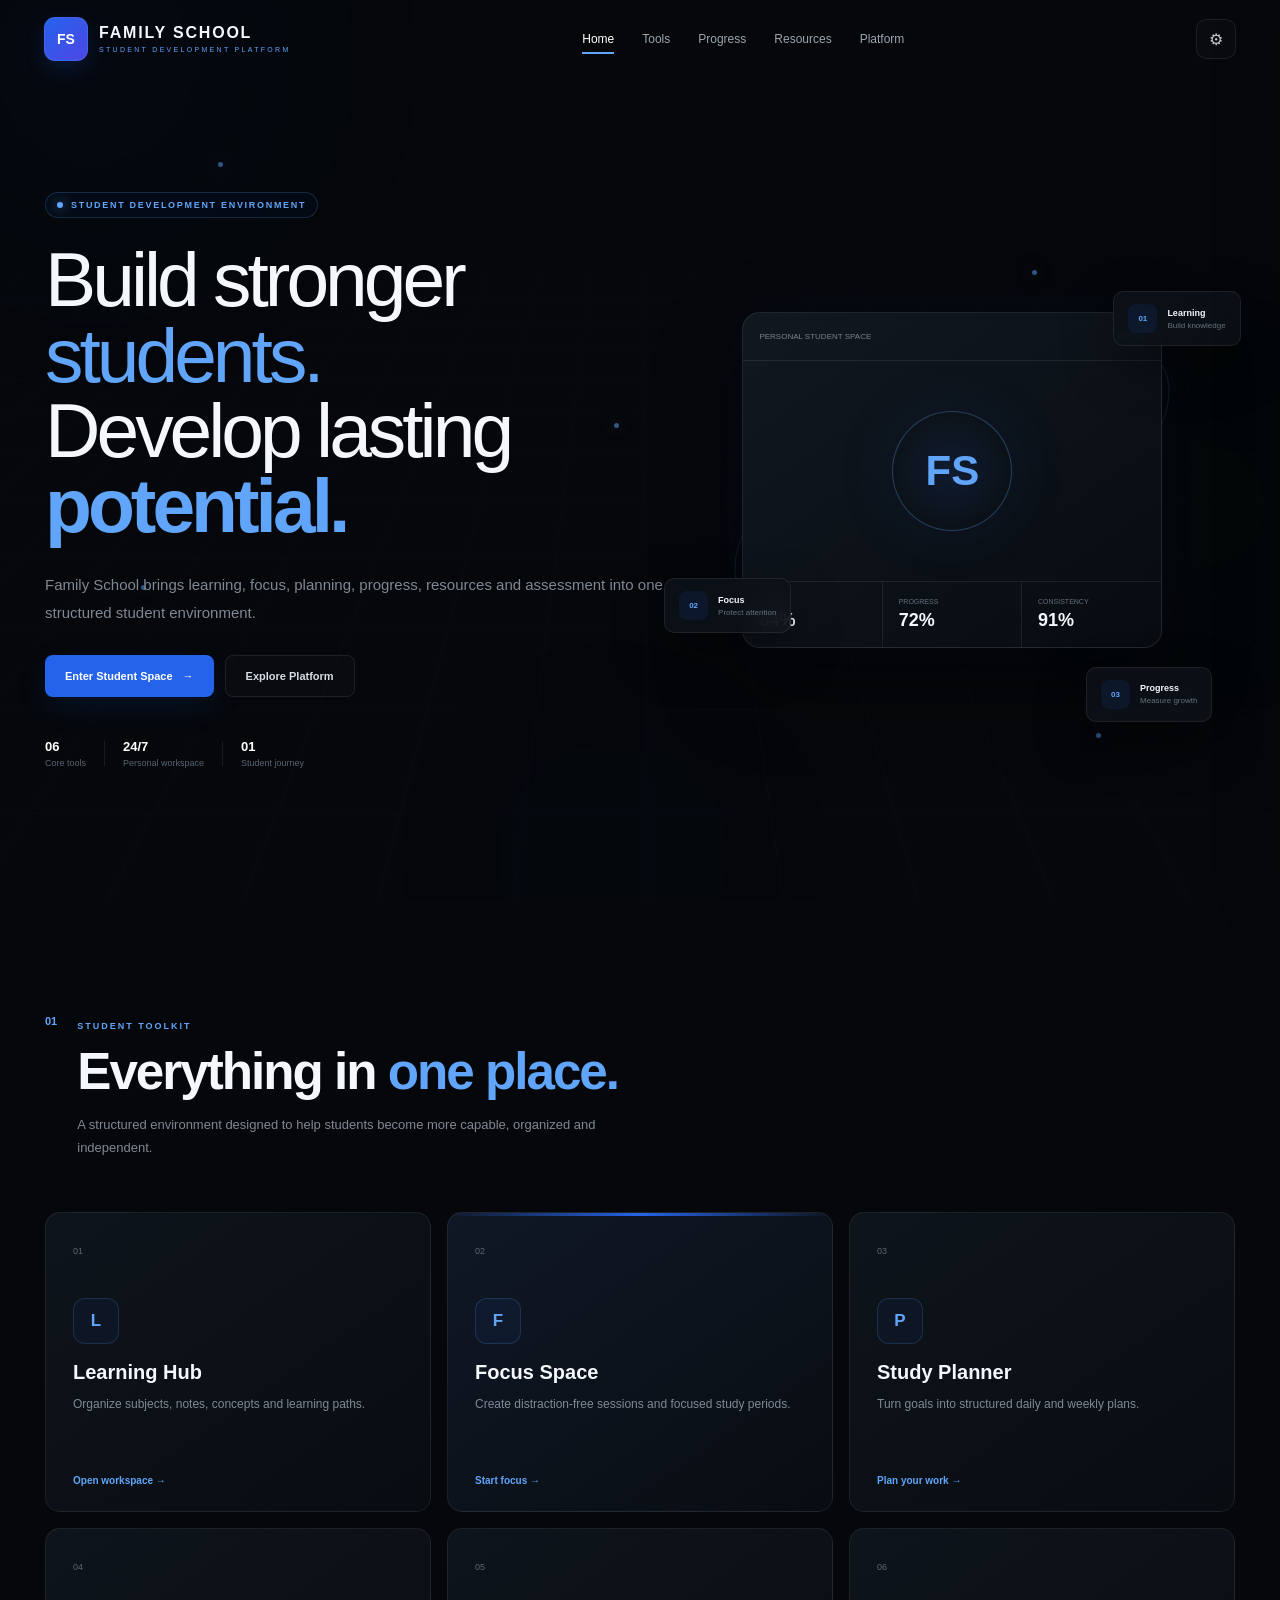
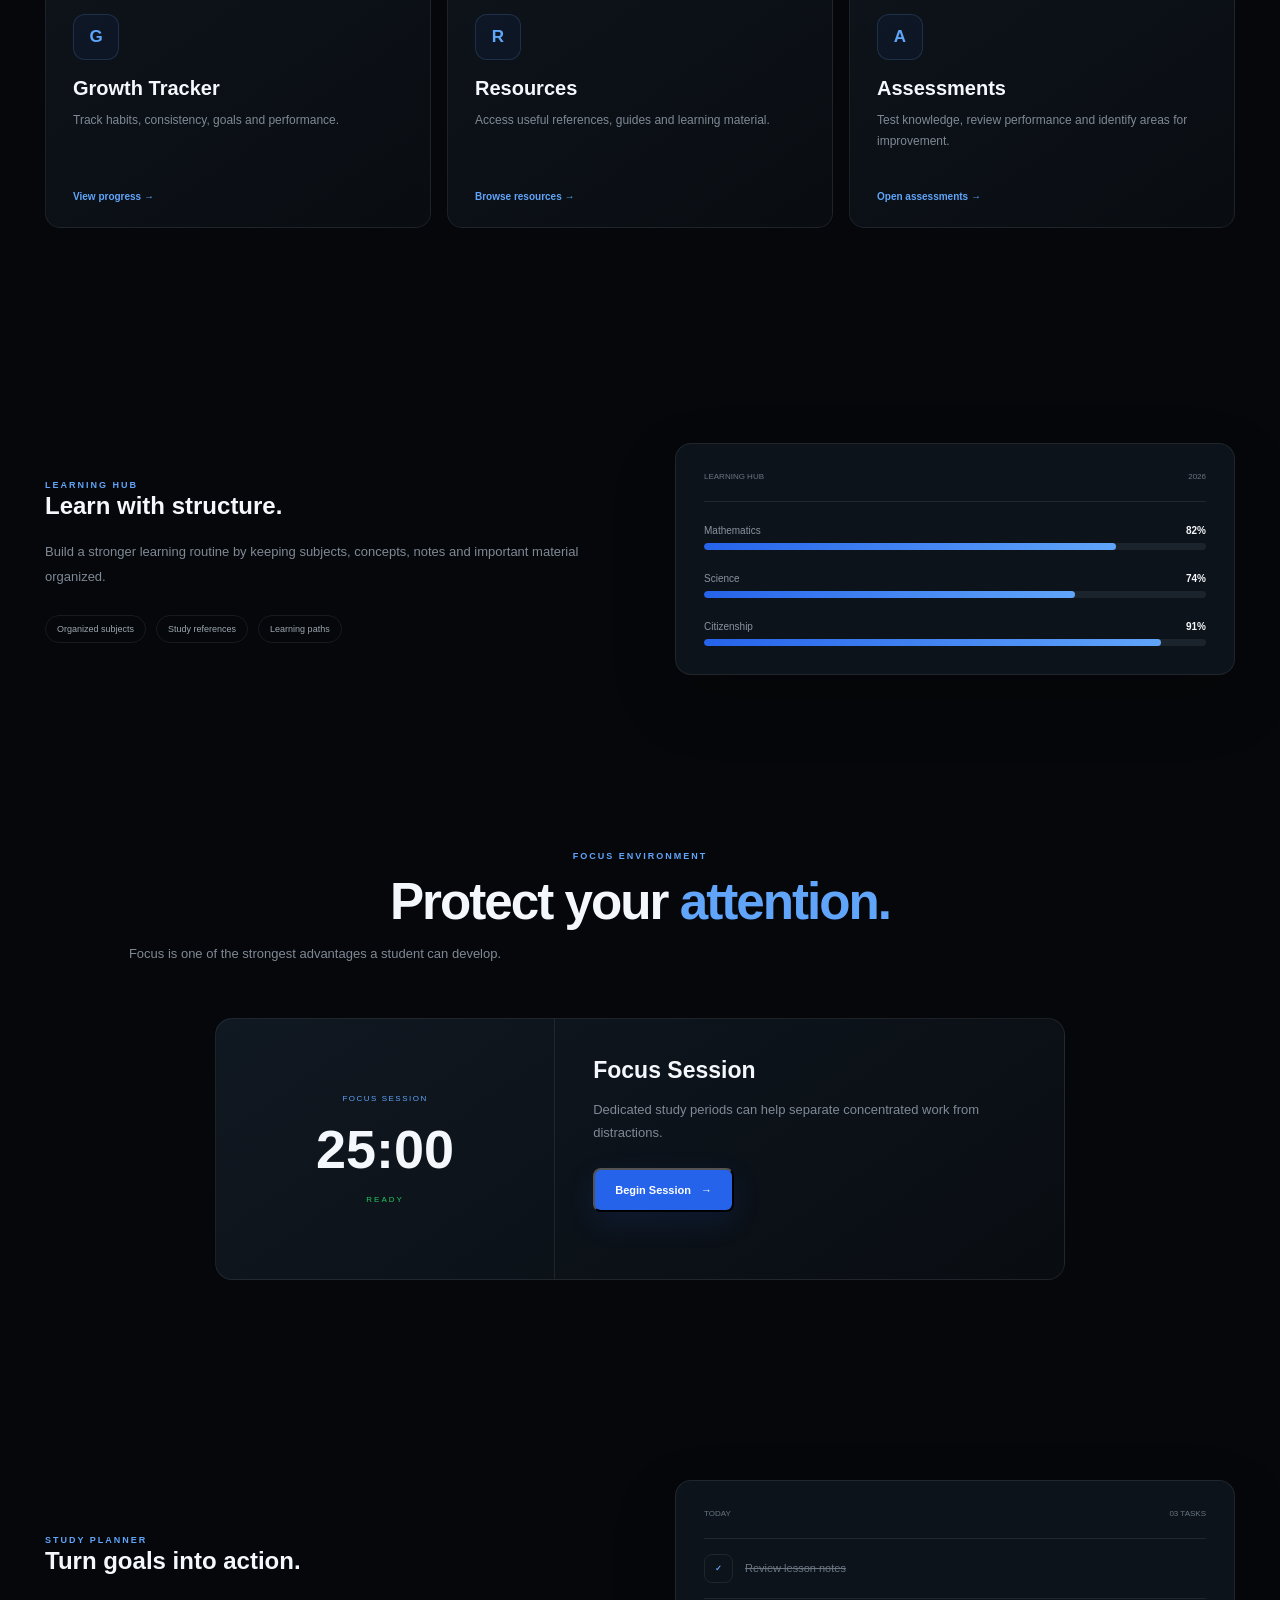
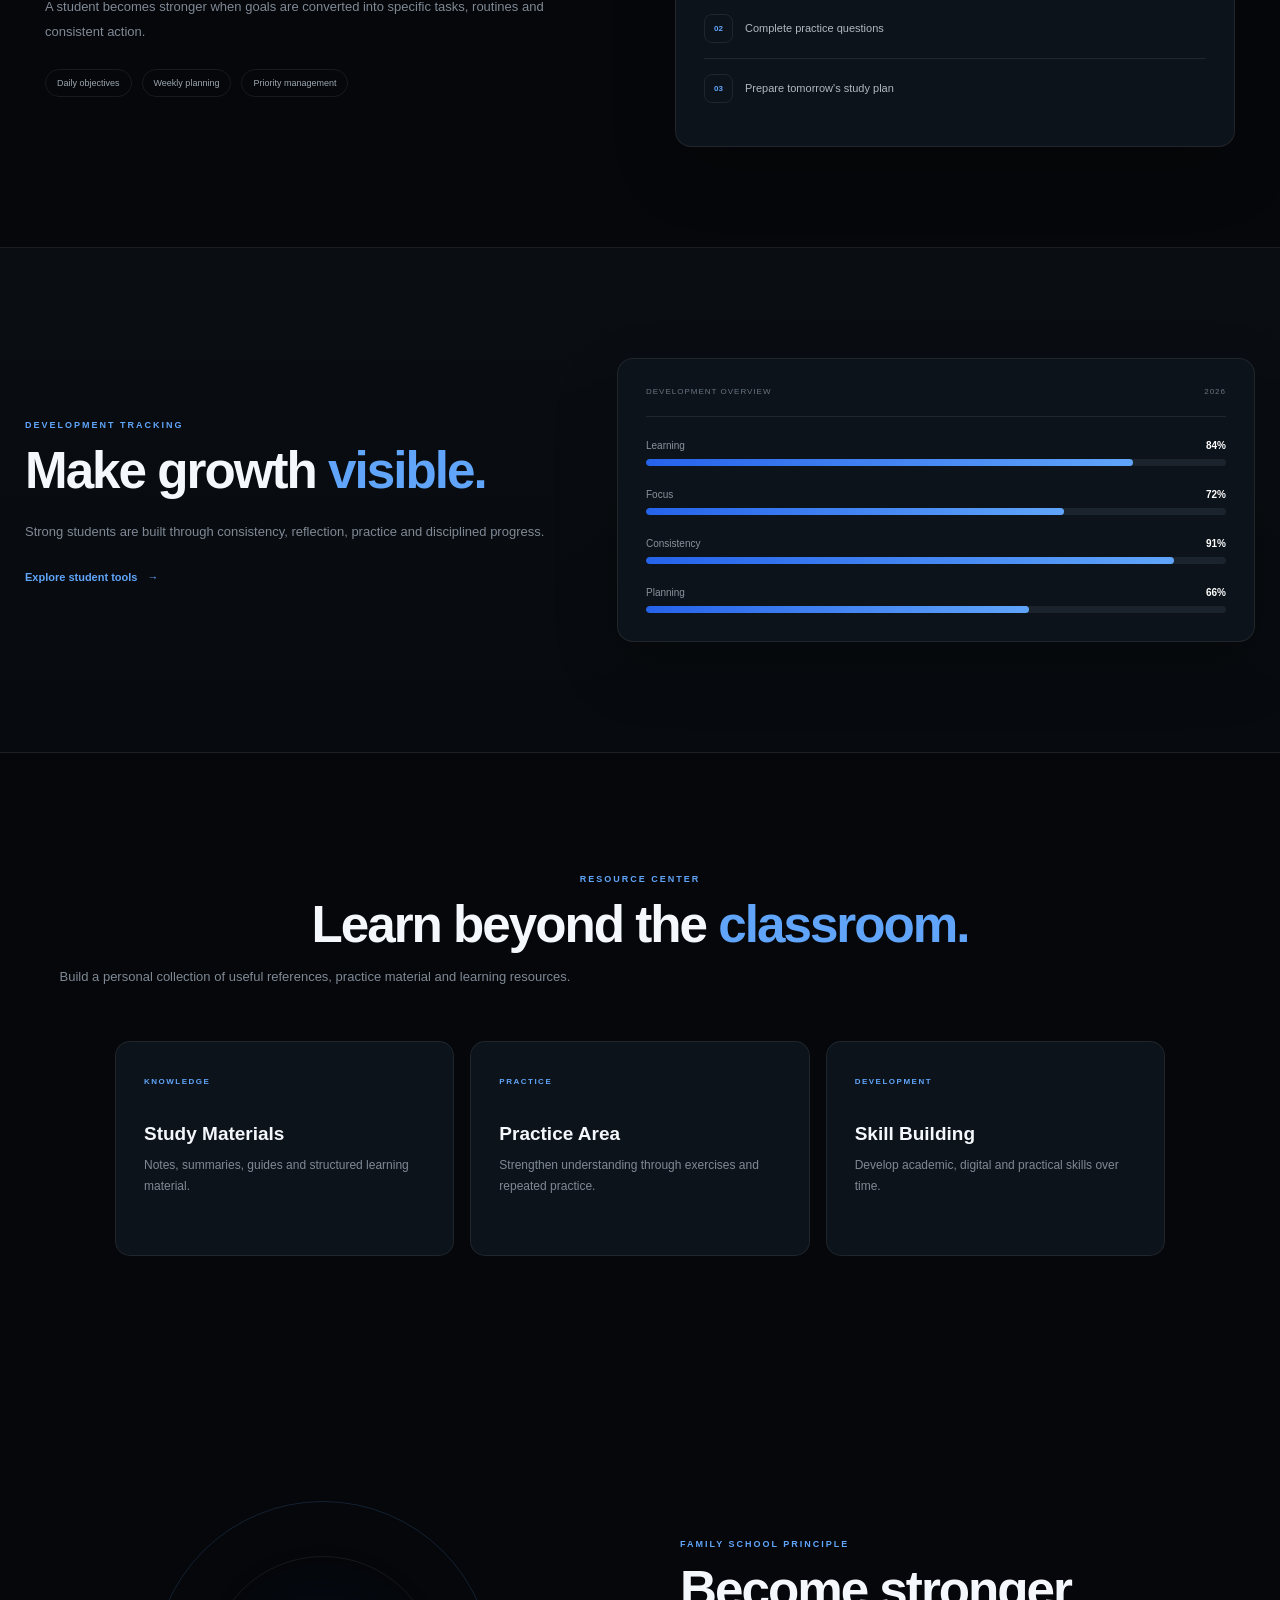
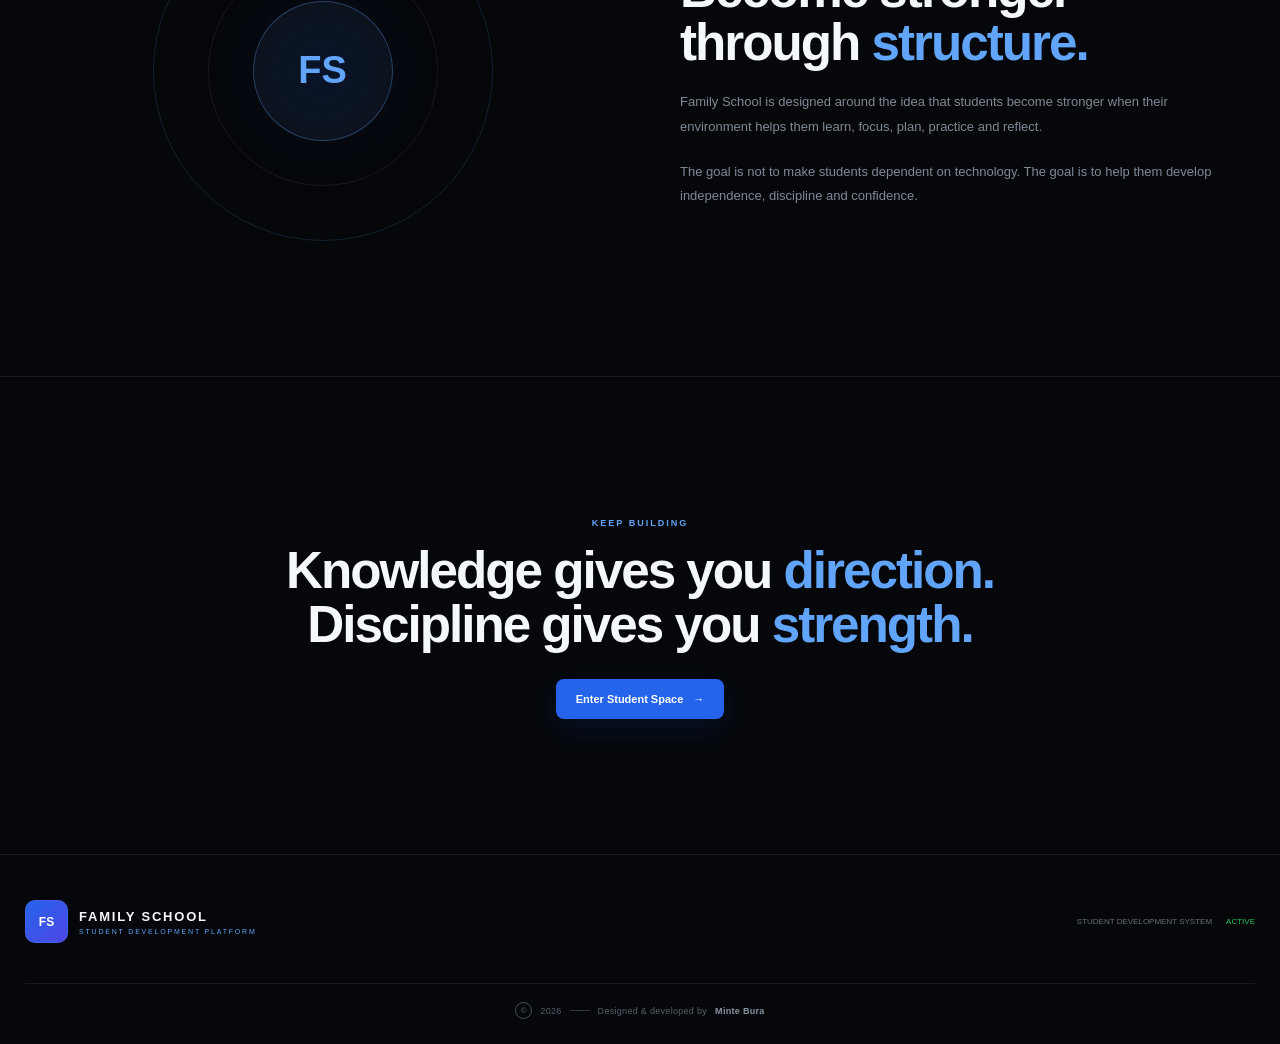
<file: index.html>
<!DOCTYPE html>
<html lang="en">

<head>

    <meta charset="UTF-8">

    <meta
        name="viewport"
        content="width=device-width, initial-scale=1.0">

    <meta
        name="description"
        content="Family School — A structured student development platform for learning, focus, planning, progress and academic growth.">

    <title>Family School | Student Development Platform</title>

    <link
        rel="icon"
        type="image/png"
        href="family-school-logo.png">

    <link
        rel="stylesheet"
        href="index.css">

</head>


<body>


    <!-- =====================================================
         INTERACTIVE BACKGROUND
    ====================================================== -->

    <div
        class="background-system"
        id="backgroundSystem"
        aria-hidden="true">

        <div class="background-grid"></div>

        <div class="ambient-light ambient-one"></div>
        <div class="ambient-light ambient-two"></div>
        <div class="ambient-light ambient-three"></div>

        <div class="background-node node-one"></div>
        <div class="background-node node-two"></div>
        <div class="background-node node-three"></div>
        <div class="background-node node-four"></div>
        <div class="background-node node-five"></div>
        <div class="background-node node-six"></div>

    </div>



    <!-- =====================================================
         HEADER
    ====================================================== -->

    <header
        class="site-header"
        id="siteHeader">

        <nav class="navbar">


            <!-- BRAND -->

            <a
                href="#home"
                class="brand">

                <div class="brand-logo">

                    FS

                </div>


                <div class="brand-name">

                    <strong>
                        FAMILY SCHOOL
                    </strong>

                    <span>
                        STUDENT DEVELOPMENT PLATFORM
                    </span>

                </div>

            </a>



            <!-- NAVIGATION -->

            <div
                class="nav-links"
                id="navLinks">

                <a
                    href="#home"
                    class="nav-link active">
                    Home
                </a>


                <a
                    href="#tools"
                    class="nav-link">
                    Tools
                </a>


                <a
                    href="#progress"
                    class="nav-link">
                    Progress
                </a>


                <a
                    href="#resources"
                    class="nav-link">
                    Resources
                </a>


                <a
                    href="#about"
                    class="nav-link">
                    Platform
                </a>

            </div>



            <!-- HEADER ACTION -->

            <div class="nav-actions">

                <button
                    id="settingsButton"
                    class="settings-button"
                    type="button"
                    aria-label="Open settings">

                    ⚙

                </button>

            </div>



            <!-- MOBILE -->

            <button
                id="menuButton"
                class="menu-button"
                type="button"
                aria-label="Open navigation">

                ☰

            </button>


        </nav>

    </header>



    <!-- =====================================================
         MAIN
    ====================================================== -->

    <main>


        <!-- =================================================
             HERO
        ================================================== -->

        <section
            id="home"
            class="hero">


            <div class="hero-content">


                <div class="system-label">

                    <span class="status-dot"></span>

                    STUDENT DEVELOPMENT ENVIRONMENT

                </div>



                <h1>

                    Build stronger
                    <span>
                        students.
                    </span>

                    <br>

                    Develop lasting
                    <strong>
                        potential.
                    </strong>

                </h1>



                <p class="hero-description">

                    Family School brings learning, focus,
                    planning, progress, resources and
                    assessment into one structured student
                    environment.

                </p>



                <div class="hero-actions">


                    <a
                        href="#tools"
                        class="primary-button">

                        Enter Student Space

                        <span>
                            →
                        </span>

                    </a>


                    <a
                        href="#about"
                        class="secondary-button">

                        Explore Platform

                    </a>


                </div>



                <div class="hero-meta">


                    <div>

                        <strong>
                            06
                        </strong>

                        <span>
                            Core tools
                        </span>

                    </div>


                    <div class="meta-divider"></div>


                    <div>

                        <strong>
                            24/7
                        </strong>

                        <span>
                            Personal workspace
                        </span>

                    </div>


                    <div class="meta-divider"></div>


                    <div>

                        <strong>
                            01
                        </strong>

                        <span>
                            Student journey
                        </span>

                    </div>


                </div>


            </div>



            <!-- HERO VISUAL -->

            <div
                class="hero-visual"
                id="heroVisual">


                <div class="orbit orbit-one"></div>
                <div class="orbit orbit-two"></div>
                <div class="orbit orbit-three"></div>


                <div class="core-panel">


                    <div class="core-header">

                        <span>
                            PERSONAL STUDENT SPACE
                        </span>

                        <span class="online-state">
                            ACTIVE
                        </span>

                    </div>



                    <div class="core-center">

                        <div class="core-mark">

                            <span>
                                FS
                            </span>

                        </div>

                    </div>



                    <div class="core-statistics">


                        <div>

                            <small>
                                FOCUS
                            </small>

                            <strong>
                                84%
                            </strong>

                        </div>



                        <div>

                            <small>
                                PROGRESS
                            </small>

                            <strong>
                                72%
                            </strong>

                        </div>



                        <div>

                            <small>
                                CONSISTENCY
                            </small>

                            <strong>
                                91%
                            </strong>

                        </div>


                    </div>


                </div>



                <div class="floating-card card-one">

                    <span>
                        01
                    </span>

                    <div>

                        <strong>
                            Learning
                        </strong>

                        <small>
                            Build knowledge
                        </small>

                    </div>

                </div>



                <div class="floating-card card-two">

                    <span>
                        02
                    </span>

                    <div>

                        <strong>
                            Focus
                        </strong>

                        <small>
                            Protect attention
                        </small>

                    </div>

                </div>



                <div class="floating-card card-three">

                    <span>
                        03
                    </span>

                    <div>

                        <strong>
                            Progress
                        </strong>

                        <small>
                            Measure growth
                        </small>

                    </div>

                </div>


            </div>


        </section>



        <!-- =================================================
             TOOLKIT
        ================================================== -->

        <section
            id="tools"
            class="section">


            <div class="section-heading">


                <div class="section-index">
                    01
                </div>


                <div>

                    <span class="eyebrow">
                        STUDENT TOOLKIT
                    </span>


                    <h2>

                        Everything in
                        <span>
                            one place.
                        </span>

                    </h2>


                    <p>

                        A structured environment designed
                        to help students become more capable,
                        organized and independent.

                    </p>

                </div>


            </div>



            <div class="tool-grid">


                <a
                    href="#learning"
                    class="tool-card">

                    <span class="tool-number">
                        01
                    </span>

                    <div class="tool-symbol">
                        L
                    </div>

                    <h3>
                        Learning Hub
                    </h3>

                    <p>
                        Organize subjects, notes,
                        concepts and learning paths.
                    </p>

                    <span class="tool-link">
                        Open workspace →
                    </span>

                </a>



                <a
                    href="#focus"
                    class="tool-card featured">

                    <span class="tool-number">
                        02
                    </span>

                    <div class="tool-symbol">
                        F
                    </div>

                    <h3>
                        Focus Space
                    </h3>

                    <p>
                        Create distraction-free sessions
                        and focused study periods.
                    </p>

                    <span class="tool-link">
                        Start focus →
                    </span>

                </a>



                <a
                    href="#planner"
                    class="tool-card">

                    <span class="tool-number">
                        03
                    </span>

                    <div class="tool-symbol">
                        P
                    </div>

                    <h3>
                        Study Planner
                    </h3>

                    <p>
                        Turn goals into structured
                        daily and weekly plans.
                    </p>

                    <span class="tool-link">
                        Plan your work →
                    </span>

                </a>



                <a
                    href="#progress"
                    class="tool-card">

                    <span class="tool-number">
                        04
                    </span>

                    <div class="tool-symbol">
                        G
                    </div>

                    <h3>
                        Growth Tracker
                    </h3>

                    <p>
                        Track habits, consistency,
                        goals and performance.
                    </p>

                    <span class="tool-link">
                        View progress →
                    </span>

                </a>



                <a
                    href="#resources"
                    class="tool-card">

                    <span class="tool-number">
                        05
                    </span>

                    <div class="tool-symbol">
                        R
                    </div>

                    <h3>
                        Resources
                    </h3>

                    <p>
                        Access useful references,
                        guides and learning material.
                    </p>

                    <span class="tool-link">
                        Browse resources →
                    </span>

                </a>



                <a
                    href="exam.html"
                    class="tool-card">

                    <span class="tool-number">
                        06
                    </span>

                    <div class="tool-symbol">
                        A
                    </div>

                    <h3>
                        Assessments
                    </h3>

                    <p>
                        Test knowledge, review performance
                        and identify areas for improvement.
                    </p>

                    <span class="tool-link">
                        Open assessments →
                    </span>

                </a>


            </div>


        </section>



        <!-- =================================================
             LEARNING
        ================================================== -->

        <section
            id="learning"
            class="feature-section">


            <div class="feature-copy">


                <span class="eyebrow">
                    LEARNING HUB
                </span>


                <h2>

                    Learn with
                    <span>
                        structure.
                    </span>

                </h2>


                <p>

                    Build a stronger learning routine by
                    keeping subjects, concepts, notes and
                    important material organized.

                </p>


                <div class="feature-list">

                    <span>
                        Organized subjects
                    </span>

                    <span>
                        Study references
                    </span>

                    <span>
                        Learning paths
                    </span>

                </div>


            </div>



            <div class="feature-panel">


                <div class="panel-header">

                    <span>
                        LEARNING HUB
                    </span>

                    <span>
                        2026
                    </span>

                </div>


                <div class="subject-row">

                    <span>
                        Mathematics
                    </span>

                    <strong>
                        82%
                    </strong>

                </div>


                <div class="subject-bar">

                    <div style="width:82%"></div>

                </div>


                <div class="subject-row">

                    <span>
                        Science
                    </span>

                    <strong>
                        74%
                    </strong>

                </div>


                <div class="subject-bar">

                    <div style="width:74%"></div>

                </div>


                <div class="subject-row">

                    <span>
                        Citizenship
                    </span>

                    <strong>
                        91%
                    </strong>

                </div>


                <div class="subject-bar">

                    <div style="width:91%"></div>

                </div>


            </div>


        </section>



        <!-- =================================================
             FOCUS
        ================================================== -->

        <section
            id="focus"
            class="section focus-section">


            <div
                class="section-heading centered">


                <span class="eyebrow">
                    FOCUS ENVIRONMENT
                </span>


                <h2>

                    Protect your
                    <span>
                        attention.
                    </span>

                </h2>


                <p>

                    Focus is one of the strongest advantages
                    a student can develop.

                </p>


            </div>



            <div class="focus-card">


                <div class="focus-display">

                    <small>
                        FOCUS SESSION
                    </small>

                    <strong>
                        25:00
                    </strong>

                    <span>
                        READY
                    </span>

                </div>



                <div class="focus-details">

                    <h3>
                        Focus Session
                    </h3>

                    <p>

                        Dedicated study periods can help
                        separate concentrated work from
                        distractions.

                    </p>


                    <button
                        id="focusButton"
                        class="primary-button"
                        type="button">

                        Begin Session

                        <span>
                            →
                        </span>

                    </button>

                </div>


            </div>


        </section>



        <!-- =================================================
             PLANNER
        ================================================== -->

        <section
            id="planner"
            class="feature-section reverse">


            <div class="feature-copy">


                <span class="eyebrow">
                    STUDY PLANNER
                </span>


                <h2>

                    Turn goals into
                    <span>
                        action.
                    </span>

                </h2>


                <p>

                    A student becomes stronger when goals
                    are converted into specific tasks,
                    routines and consistent action.

                </p>


                <div class="feature-list">

                    <span>
                        Daily objectives
                    </span>

                    <span>
                        Weekly planning
                    </span>

                    <span>
                        Priority management
                    </span>

                </div>


            </div>



            <div class="planner-panel">


                <div class="planner-header">

                    <span>
                        TODAY
                    </span>

                    <span>
                        03 TASKS
                    </span>

                </div>


                <div class="planner-task complete">

                    <span>
                        ✓
                    </span>

                    <p>
                        Review lesson notes
                    </p>

                </div>


                <div class="planner-task">

                    <span>
                        02
                    </span>

                    <p>
                        Complete practice questions
                    </p>

                </div>


                <div class="planner-task">

                    <span>
                        03
                    </span>

                    <p>
                        Prepare tomorrow's study plan
                    </p>

                </div>


            </div>


        </section>



        <!-- =================================================
             PROGRESS
        ================================================== -->

        <section
            id="progress"
            class="progress-section">


            <div class="progress-layout">


                <div class="progress-copy">


                    <span class="eyebrow">
                        DEVELOPMENT TRACKING
                    </span>


                    <h2>

                        Make growth
                        <span>
                            visible.
                        </span>

                    </h2>


                    <p>

                        Strong students are built through
                        consistency, reflection, practice
                        and disciplined progress.

                    </p>


                    <a
                        href="#tools"
                        class="text-button">

                        Explore student tools

                        <span>
                            →
                        </span>

                    </a>


                </div>



                <div class="progress-dashboard">


                    <div class="dashboard-header">

                        <span>
                            DEVELOPMENT OVERVIEW
                        </span>

                        <span>
                            2026
                        </span>

                    </div>


                    <div class="progress-row">

                        <div class="progress-title">

                            <span>
                                Learning
                            </span>

                            <strong>
                                84%
                            </strong>

                        </div>


                        <div class="progress-track">

                            <div
                                class="progress-value"
                                style="width:84%">
                            </div>

                        </div>

                    </div>


                    <div class="progress-row">

                        <div class="progress-title">

                            <span>
                                Focus
                            </span>

                            <strong>
                                72%
                            </strong>

                        </div>


                        <div class="progress-track">

                            <div
                                class="progress-value"
                                style="width:72%">
                            </div>

                        </div>

                    </div>


                    <div class="progress-row">

                        <div class="progress-title">

                            <span>
                                Consistency
                            </span>

                            <strong>
                                91%
                            </strong>

                        </div>


                        <div class="progress-track">

                            <div
                                class="progress-value"
                                style="width:91%">
                            </div>

                        </div>

                    </div>


                    <div class="progress-row">

                        <div class="progress-title">

                            <span>
                                Planning
                            </span>

                            <strong>
                                66%
                            </strong>

                        </div>


                        <div class="progress-track">

                            <div
                                class="progress-value"
                                style="width:66%">
                            </div>

                        </div>

                    </div>


                </div>


            </div>


        </section>



        <!-- =================================================
             RESOURCES
        ================================================== -->

        <section
            id="resources"
            class="section resources-section">


            <div
                class="section-heading centered">


                <span class="eyebrow">
                    RESOURCE CENTER
                </span>


                <h2>

                    Learn beyond the
                    <span>
                        classroom.
                    </span>

                </h2>


                <p>

                    Build a personal collection of useful
                    references, practice material and
                    learning resources.

                </p>


            </div>



            <div class="resource-grid">


                <article class="resource-card">

                    <span>
                        KNOWLEDGE
                    </span>

                    <h3>
                        Study Materials
                    </h3>

                    <p>

                        Notes, summaries, guides and
                        structured learning material.

                    </p>

                </article>



                <article class="resource-card">

                    <span>
                        PRACTICE
                    </span>

                    <h3>
                        Practice Area
                    </h3>

                    <p>

                        Strengthen understanding through
                        exercises and repeated practice.

                    </p>

                </article>



                <article class="resource-card">

                    <span>
                        DEVELOPMENT
                    </span>

                    <h3>
                        Skill Building
                    </h3>

                    <p>

                        Develop academic, digital and
                        practical skills over time.

                    </p>

                </article>


            </div>


        </section>



        <!-- =================================================
             ABOUT
        ================================================== -->

        <section
            id="about"
            class="about-section">


            <div class="about-visual">

                <div class="about-ring ring-one"></div>

                <div class="about-ring ring-two"></div>

                <div class="about-core">

                    <span>
                        FS
                    </span>

                </div>

            </div>



            <div class="about-copy">


                <span class="eyebrow">
                    FAMILY SCHOOL PRINCIPLE
                </span>


                <h2>

                    Become stronger through
                    <span>
                        structure.
                    </span>

                </h2>


                <p>

                    Family School is designed around the idea
                    that students become stronger when their
                    environment helps them learn, focus, plan,
                    practice and reflect.

                </p>


                <p>

                    The goal is not to make students dependent
                    on technology. The goal is to help them
                    develop independence, discipline and
                    confidence.

                </p>


            </div>


        </section>



        <!-- =================================================
             FINAL
        ================================================== -->

        <section class="final-section">


            <div class="final-grid"></div>


            <div class="final-content">


                <span class="eyebrow">
                    KEEP BUILDING
                </span>


                <h2>

                    Knowledge gives you
                    <span>
                        direction.
                    </span>

                    <br>

                    Discipline gives you
                    <strong>
                        strength.
                    </strong>

                </h2>


                <a
                    href="#tools"
                    class="primary-button">

                    Enter Student Space

                    <span>
                        →
                    </span>

                </a>


            </div>


        </section>


    </main>



    <!-- =====================================================
         FOOTER
    ====================================================== -->

    <footer class="site-footer">


        <div class="footer-main">


            <div class="footer-brand">

                <div class="footer-logo">
                    FS
                </div>


                <div>

                    <strong>
                        FAMILY SCHOOL
                    </strong>

                    <span>
                        STUDENT DEVELOPMENT PLATFORM
                    </span>

                </div>

            </div>



            <div class="footer-status">

                <span>
                    STUDENT DEVELOPMENT SYSTEM
                </span>

                <span>
                    ACTIVE
                </span>

            </div>


        </div>



        <!-- CREATOR WATERMARK -->

        <div class="creator-watermark">

            <span class="copyright-symbol">
                ©
            </span>

            <span>
                2026
            </span>

            <span class="watermark-divider"></span>

            <span>
                Designed &amp; developed by
            </span>

            <strong>
                Minte Bura
            </strong>

        </div>


    </footer>



    <!-- =====================================================
         SETTINGS OVERLAY
    ====================================================== -->

    <div
        id="settingsOverlay"
        class="settings-overlay">
    </div>



    <!-- =====================================================
         SETTINGS PANEL
    ====================================================== -->

    <aside
        id="settingsPanel"
        class="settings-panel">


        <div class="settings-header">

            <h2>
                Settings
            </h2>


            <button
                id="closeSettings"
                type="button">

                ×

            </button>

        </div>



        <section class="settings-section">

            <h3>
                Appearance
            </h3>


            <button
                id="lightMode"
                class="setting-option"
                type="button">

                <span class="setting-icon">
                    LIGHT
                </span>

                <span>

                    <strong>
                        Light Mode
                    </strong>

                    <small>
                        Bright interface
                    </small>

                </span>

            </button>



            <button
                id="darkMode"
                class="setting-option"
                type="button">

                <span class="setting-icon">
                    DARK
                </span>

                <span>

                    <strong>
                        Dark Mode
                    </strong>

                    <small>
                        Dark interface
                    </small>

                </span>

            </button>


        </section>



        <section class="settings-section">

            <h3>
                Interface Scale
            </h3>


            <div class="zoom-controls">


                <button
                    id="zoomOut"
                    type="button">

                    −

                </button>


                <span id="zoomLevel">
                    100%
                </span>


                <button
                    id="zoomIn"
                    type="button">

                    +

                </button>


            </div>


            <button
                id="resetZoom"
                class="reset-button"
                type="button">

                Reset Scale

            </button>


        </section>



        <section class="settings-section">

            <h3>
                Environment
            </h3>


            <div class="environment-row">

                <span>
                    Motion Effects
                </span>


                <button
                    id="motionToggle"
                    class="toggle-button active"
                    type="button">

                    ON

                </button>

            </div>


        </section>


    </aside>



    <script src="index.js"></script>

</body>

</html>
</file>
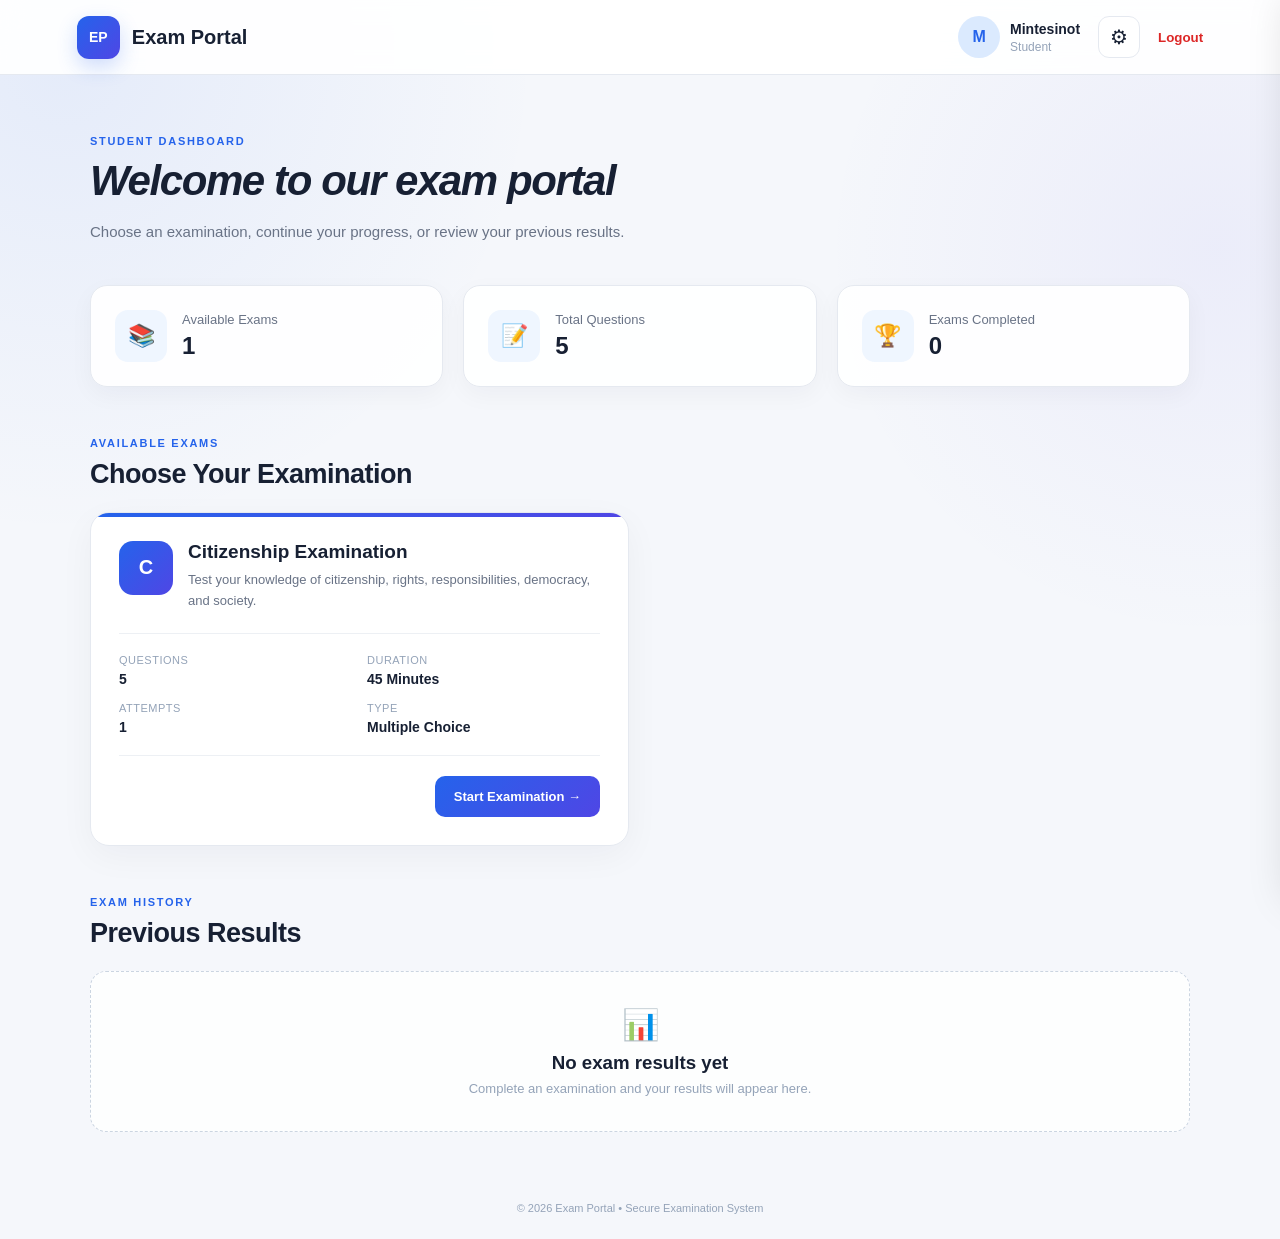
<file: dash.html>
<!DOCTYPE html>
<html lang="en">

<head>

    <meta charset="UTF-8">

    <meta
        name="viewport"
        content="width=device-width, initial-scale=1.0">

    <title>Dashboard | Exam Portal</title>

    <link rel="stylesheet" href="dash.css">

</head>


<body>


    <!-- =========================================
         TOP BAR
    ========================================== -->

    <header class="topbar">


        <div class="brand">

            <div class="brand-logo">
                EP
            </div>

            <span>
                Exam Portal
            </span>

        </div>


        <div class="profile-area">


            <div class="profile">

                <div class="avatar">
                    M
                </div>


                <div class="profile-info">

                    <strong>
                        Mintesinot
                    </strong>

                    <span>
                        Student
                    </span>

                </div>

            </div>


            <button
                id="settingsButton"
                class="settings-button"
                type="button"
                aria-label="Open settings">

                ⚙

            </button>


            <button
                id="logoutButton"
                class="logout-button"
                type="button">

                Logout

            </button>

        </div>

    </header>



    <!-- =========================================
         DASHBOARD
    ========================================== -->

    <main class="dashboard">


        <!-- WELCOME -->

        <section class="welcome">

            <p class="small-title">
                STUDENT DASHBOARD
            </p>


            <h1>
                <p style="font-style: oblique;">Welcome to our exam portal</p>
                
            </h1>


            <p>
                Choose an examination, continue your progress,
                or review your previous results.
            </p>

        </section>



        <!-- =========================================
             STATISTICS
        ========================================== -->

        <section class="stats">


            <div class="stat-card">

                <div class="stat-icon">
                    📚
                </div>

                <div>

                    <span>
                        Available Exams
                    </span>

                    <strong id="availableExamCount">
                        0
                    </strong>

                </div>

            </div>



            <div class="stat-card">

                <div class="stat-icon">
                    📝
                </div>

                <div>

                    <span>
                        Total Questions
                    </span>

                    <strong id="totalQuestionCount">
                        0
                    </strong>

                </div>

            </div>



            <div class="stat-card">

                <div class="stat-icon">
                    🏆
                </div>

                <div>

                    <span>
                        Exams Completed
                    </span>

                    <strong id="completedExamCount">
                        0
                    </strong>

                </div>

            </div>


        </section>



        <!-- =========================================
             AVAILABLE EXAMS
        ========================================== -->

        <section class="exam-section">


            <div class="section-heading">

                <div>

                    <p class="small-title">
                        AVAILABLE EXAMS
                    </p>

                    <h2>
                        Choose Your Examination
                    </h2>

                </div>

            </div>


            <div
                id="examList"
                class="exam-list">
            </div>


        </section>



        <!-- =========================================
             EXAM HISTORY
        ========================================== -->

        <section class="history-section">


            <div class="section-heading">

                <div>

                    <p class="small-title">
                        EXAM HISTORY
                    </p>

                    <h2>
                        Previous Results
                    </h2>

                </div>

            </div>


            <div
                id="examHistory"
                class="exam-history">
            </div>


        </section>


    </main>



    <!-- =========================================
         SETTINGS OVERLAY
    ========================================== -->

    <div
        id="settingsOverlay"
        class="settings-overlay">
    </div>



    <!-- =========================================
         SETTINGS PANEL
    ========================================== -->

    <aside
        id="settingsPanel"
        class="settings-panel">


        <div class="settings-header">

            <h2>
                Settings
            </h2>


            <button
                id="closeSettings"
                type="button">

                ×

            </button>

        </div>



        <!-- APPEARANCE -->

        <div class="setting-section">

            <h3>
                Appearance
            </h3>


            <button
                id="lightMode"
                class="setting-option"
                type="button">

                <span class="setting-icon">
                    ☀️
                </span>

                <span>

                    <strong>
                        Light Mode
                    </strong>

                    <small>
                        Bright interface
                    </small>

                </span>

            </button>



            <button
                id="darkMode"
                class="setting-option"
                type="button">

                <span class="setting-icon">
                    🌙
                </span>

                <span>

                    <strong>
                        Dark Mode
                    </strong>

                    <small>
                        Dark interface
                    </small>

                </span>

            </button>

        </div>



        <!-- ZOOM -->

        <div class="setting-section">

            <h3>
                Zoom
            </h3>


            <div class="zoom-controls">

                <button
                    id="zoomOut"
                    type="button">

                    −

                </button>


                <span id="zoomLevel">
                    100%
                </span>


                <button
                    id="zoomIn"
                    type="button">

                    +

                </button>

            </div>


            <button
                id="resetZoom"
                class="reset-button"
                type="button">

                Reset Zoom

            </button>

        </div>


    </aside>



    <!-- =========================================
         FOOTER
    ========================================== -->

    <footer>

        <p>
            © 2026 Exam Portal • Secure Examination System
        </p>

    </footer>



    <!-- =========================================
         JAVASCRIPT
    ========================================== -->

    <script src="exam-data.js"></script>

    <script src="dash.js"></script>

    <script src="settings.js"></script>


</body>

</html>
</file>
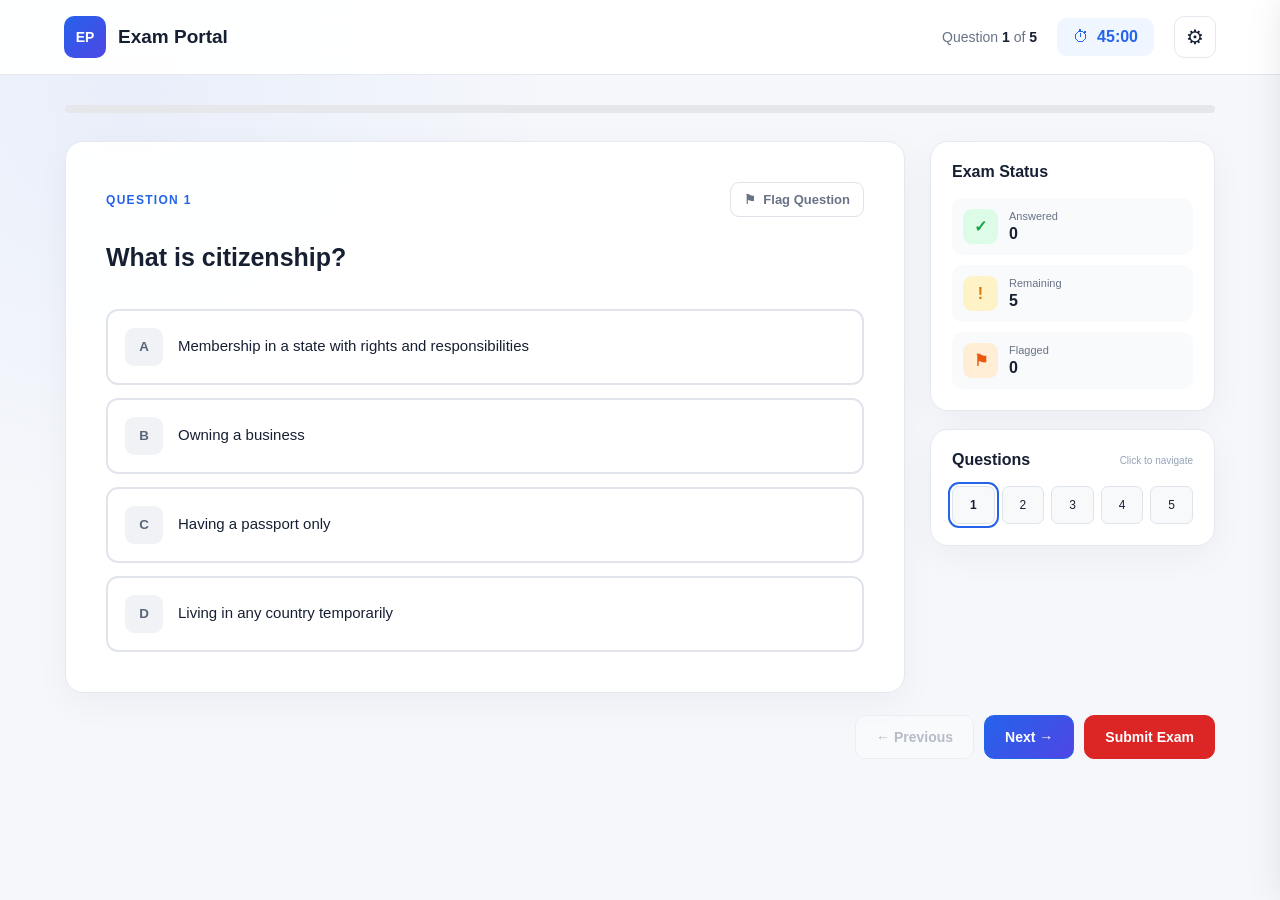
<file: exam-page.html>
<!DOCTYPE html>
<html lang="en">

<head>

    <meta charset="UTF-8">

    <meta
        name="viewport"
        content="width=device-width, initial-scale=1.0">

    <title>Examination | Exam Portal</title>

    <link
        rel="stylesheet"
        href="exam-page.css">

</head>


<body>


    <!-- =====================================================
         FINAL 5 MINUTE WARNING
    ====================================================== -->

    <div
        id="timeWarning"
        class="time-warning">

        <div class="warning-icon">
            ⚠
        </div>


        <div class="warning-content">

            <strong>
                Less than 5 minutes remaining
            </strong>

            <span>
                Please review your answers and submit your examination before time runs out.
            </span>

        </div>


        <div
            id="warningTimer"
            class="warning-timer">

            05:00

        </div>

    </div>



    <!-- =====================================================
         EXAM HEADER
    ====================================================== -->

    <header class="exam-header">


        <div class="brand">

            <div class="brand-logo">
                EP
            </div>

            <span>
                Exam Portal
            </span>

        </div>



        <div class="exam-info">


            <div class="question-progress">

                Question

                <strong id="currentQuestion">
                    1
                </strong>

                of

                <strong id="totalQuestions">
                    0
                </strong>

            </div>



            <div class="timer">

                <span>
                    ⏱
                </span>

                <strong id="timer">
                    45:00
                </strong>

            </div>



            <button
                id="settingsButton"
                class="settings-button"
                type="button"
                aria-label="Open settings">

                ⚙

            </button>


        </div>

    </header>



    <!-- =====================================================
         MAIN EXAM
    ====================================================== -->

    <main class="exam-container">


        <!-- PROGRESS BAR -->

        <div class="progress-bar">

            <div id="progressFill"></div>

        </div>



        <!-- EXAM CONTENT -->

        <section class="exam-content">


            <!-- =================================================
                 QUESTION CARD
            ================================================== -->

            <div class="question-card">


                <div class="question-top">


                    <div class="question-number">

                        Question

                        <span id="questionNumber">
                            1
                        </span>

                    </div>



                    <button
                        id="flagButton"
                        class="flag-button"
                        type="button">

                        <span>
                            ⚑
                        </span>

                        Flag Question

                    </button>


                </div>



                <h1 id="questionText">
                    Your question will appear here.
                </h1>



                <div
                    id="answers"
                    class="answers">

                </div>


            </div>



            <!-- =================================================
                 SIDEBAR
            ================================================== -->

            <aside class="exam-sidebar">


                <!-- EXAM STATUS -->

                <div class="sidebar-card exam-status">


                    <h3>
                        Exam Status
                    </h3>



                    <div class="status-grid">


                        <!-- ANSWERED -->

                        <div class="status-item">

                            <div class="status-icon answered-icon">
                                ✓
                            </div>


                            <div>

                                <span>
                                    Answered
                                </span>

                                <strong id="answeredCount">
                                    0
                                </strong>

                            </div>

                        </div>



                        <!-- REMAINING -->

                        <div class="status-item">

                            <div class="status-icon remaining-icon">
                                !
                            </div>


                            <div>

                                <span>
                                    Remaining
                                </span>

                                <strong id="remainingCount">
                                    0
                                </strong>

                            </div>

                        </div>



                        <!-- FLAGGED -->

                        <div class="status-item">

                            <div class="status-icon flagged-icon">
                                ⚑
                            </div>


                            <div>

                                <span>
                                    Flagged
                                </span>

                                <strong id="flaggedCount">
                                    0
                                </strong>

                            </div>

                        </div>


                    </div>


                </div>



                <!-- QUESTION NAVIGATION -->

                <div class="sidebar-card">


                    <div class="questions-heading">

                        <h3>
                            Questions
                        </h3>

                        <span>
                            Click to navigate
                        </span>

                    </div>



                    <div
                        id="questionNumbers"
                        class="question-numbers">

                    </div>


                </div>


            </aside>


        </section>



        <!-- =================================================
             EXAM CONTROLS
        ================================================== -->

        <div class="exam-controls">


            <button
                id="previousButton"
                class="secondary-button"
                type="button">

                ← Previous

            </button>



            <button
                id="nextButton"
                class="primary-button"
                type="button">

                Next →

            </button>



            <button
                id="submitButton"
                class="submit-button"
                type="button">

                Submit Exam

            </button>


        </div>


    </main>



    <!-- =====================================================
         SETTINGS OVERLAY
    ====================================================== -->

    <div
        id="settingsOverlay"
        class="settings-overlay">

    </div>



    <!-- =====================================================
         SETTINGS PANEL
    ====================================================== -->

    <aside
        id="settingsPanel"
        class="settings-panel">


        <div class="settings-header">

            <h2>
                Settings
            </h2>


            <button
                id="closeSettings"
                type="button">

                ×

            </button>

        </div>



        <!-- APPEARANCE -->

        <div class="setting-section">

            <h3>
                Appearance
            </h3>



            <button
                id="lightMode"
                class="setting-option"
                type="button">


                <span class="setting-icon">
                    ☀️
                </span>


                <span>

                    <strong>
                        Light Mode
                    </strong>

                    <small>
                        Bright examination interface
                    </small>

                </span>


            </button>



            <button
                id="darkMode"
                class="setting-option"
                type="button">


                <span class="setting-icon">
                    🌙
                </span>


                <span>

                    <strong>
                        Dark Mode
                    </strong>

                    <small>
                        Dark examination interface
                    </small>

                </span>


            </button>


        </div>



        <!-- ZOOM -->

        <div class="setting-section">

            <h3>
                Zoom
            </h3>



            <div class="zoom-controls">


                <button
                    id="zoomOut"
                    type="button">

                    −

                </button>


                <span id="zoomLevel">
                    100%
                </span>


                <button
                    id="zoomIn"
                    type="button">

                    +

                </button>


            </div>



            <button
                id="resetZoom"
                class="reset-button"
                type="button">

                Reset Zoom

            </button>


        </div>


    </aside>



    <!-- =====================================================
         SUBMIT CONFIRMATION MODAL
    ====================================================== -->

    <div
        id="submitModal"
        class="submit-modal"
        role="dialog"
        aria-modal="true"
        aria-labelledby="submitModalTitle">


        <div class="submit-modal-box">


            <div class="submit-modal-icon">
                ⚠
            </div>



            <h2 id="submitModalTitle">
                Submit Examination?
            </h2>



            <p>
                Are you sure you want to submit your examination?
                Once submitted, you will not be able to change
                your answers.
            </p>



            <!-- SUMMARY -->

            <div class="submit-modal-summary">


                <div>

                    <span>
                        Answered
                    </span>

                    <strong id="modalAnswered">
                        0
                    </strong>

                </div>



                <div>

                    <span>
                        Remaining
                    </span>

                    <strong id="modalRemaining">
                        0
                    </strong>

                </div>



                <div>

                    <span>
                        Flagged
                    </span>

                    <strong id="modalFlagged">
                        0
                    </strong>

                </div>


            </div>



            <!-- ACTIONS -->

            <div class="submit-modal-actions">


                <button
                    id="cancelSubmit"
                    class="cancel-submit-button"
                    type="button">

                    Cancel

                </button>



                <button
                    id="confirmSubmit"
                    class="confirm-submit-button"
                    type="button">

                    Submit Exam

                </button>


            </div>


        </div>


    </div>



    <!-- =====================================================
         JAVASCRIPT

         IMPORTANT:
         exam-data.js MUST load before exam-page.js.
    ====================================================== -->

    <script src="exam-data.js"></script>

    <script src="exam-page.js"></script>

    <script src="settings.js"></script>


</body>

</html>
</file>
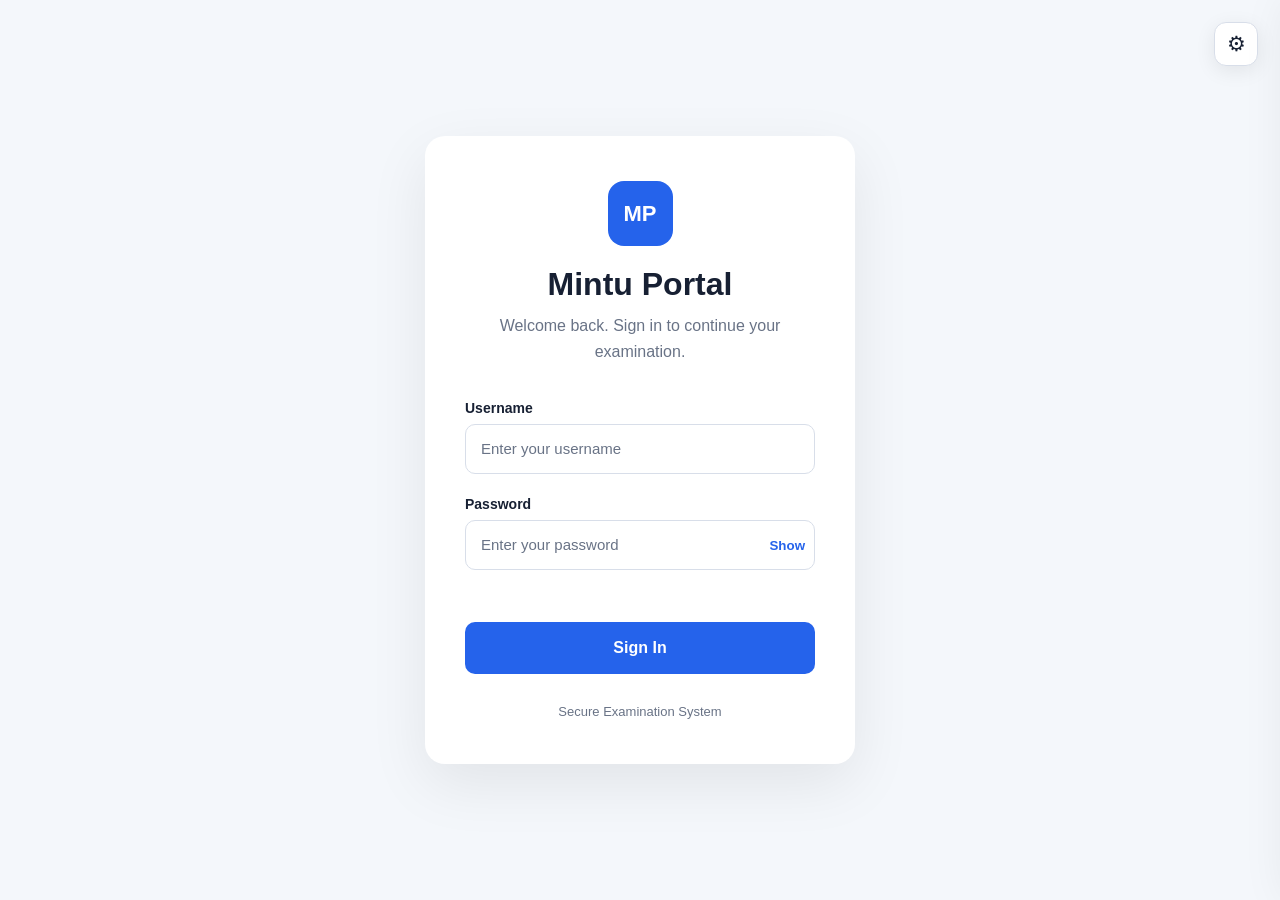
<file: exam.html>
<!DOCTYPE html>
<html lang="en">

<head>

    <meta charset="UTF-8">

    <meta name="viewport" content="width=device-width, initial-scale=1.0">

    <title>Exam Portal</title>

    <link rel="stylesheet" href="ex.css">

</head>


<body>


    <!-- ================================= -->
    <!-- SETTINGS BUTTON -->
    <!-- ================================= -->

    <button
        id="settingsButton"
        class="settings-button"
        type="button"
        aria-label="Open settings">

        ⚙

    </button>



    <!-- ================================= -->
    <!-- LOGIN PAGE -->
    <!-- ================================= -->

    <main class="login-page">


        <section class="login-card">


            <!-- LOGO -->

            <div class="logo">

                <span>
                    MP
                </span>

            </div>


            <h1>
                Mintu Portal
            </h1>


            <p class="subtitle">

                Welcome back.
                Sign in to continue your examination.

            </p>



            <!-- ================================= -->
            <!-- LOGIN FORM -->
            <!-- ================================= -->

            <form id="loginForm">


                <!-- USERNAME -->

                <div class="input-group">

                    <label for="username">
                        Username
                    </label>


                    <input
                        type="text"
                        id="username"
                        name="username"
                        placeholder="Enter your username"
                        autocomplete="username"
                        required
                    >

                </div>



                <!-- PASSWORD -->

                <div class="input-group">

                    <label for="password">
                        Password
                    </label>


                    <div class="password-box">


                        <input
                            type="password"
                            id="password"
                            name="password"
                            placeholder="Enter your password"
                            autocomplete="current-password"
                            required
                        >


                        <button
                            type="button"
                            id="showPassword"
                            aria-label="Show password">

                            Show

                        </button>


                    </div>

                </div>



                <!-- LOGIN ERROR / SUCCESS -->

                <p
                    id="loginError"
                    class="error-message"
                    aria-live="polite">
                </p>



                <!-- LOGIN BUTTON -->

                <button
                    type="submit"
                    class="login-button">

                    Sign In

                </button>


            </form>



            <!-- ================================= -->
            <!-- LOGIN FOOTER -->
            <!-- ================================= -->

            <div class="login-footer">

                <p>
                    Secure Examination System
                </p>

            </div>


        </section>

    </main>



    <!-- ================================= -->
    <!-- SETTINGS OVERLAY -->
    <!-- ================================= -->

    <div
        id="settingsOverlay"
        class="settings-overlay"
        aria-hidden="true">
    </div>



    <!-- ================================= -->
    <!-- SETTINGS PANEL -->
    <!-- ================================= -->

    <aside
        id="settingsPanel"
        class="settings-panel"
        aria-label="Settings">


        <!-- SETTINGS HEADER -->

        <div class="settings-header">

            <h2>
                Settings
            </h2>


            <button
                id="closeSettings"
                type="button"
                aria-label="Close settings">

                ×

            </button>

        </div>



        <!-- ================================= -->
        <!-- APPEARANCE -->
        <!-- ================================= -->

        <div class="setting-section">


            <h3>
                Appearance
            </h3>



            <!-- LIGHT MODE -->

            <button
                id="lightMode"
                type="button"
                class="setting-option">


                <span class="setting-icon">
                    ☀️
                </span>


                <span>

                    <strong>
                        Light Mode
                    </strong>

                    <small>
                        Use light appearance
                    </small>

                </span>


            </button>



            <!-- DARK MODE -->

            <button
                id="darkMode"
                type="button"
                class="setting-option">


                <span class="setting-icon">
                    🌙
                </span>


                <span>

                    <strong>
                        Dark Mode
                    </strong>

                    <small>
                        Use dark appearance
                    </small>

                </span>


            </button>


        </div>



        <!-- ================================= -->
        <!-- ZOOM -->
        <!-- ================================= -->

        <div class="setting-section">


            <h3>
                Zoom
            </h3>


            <div class="zoom-controls">


                <button
                    id="zoomOut"
                    type="button"
                    aria-label="Zoom out">

                    −

                </button>


                <span id="zoomLevel">
                    100%
                </span>


                <button
                    id="zoomIn"
                    type="button"
                    aria-label="Zoom in">

                    +

                </button>


            </div>



            <button
                id="resetZoom"
                type="button"
                class="reset-button">

                Reset Zoom

            </button>


        </div>


    </aside>



    <!-- ================================= -->
    <!-- JAVASCRIPT -->
    <!-- ================================= -->

    <script src="ex script.js"></script>

    <script src="settings.js"></script>


</body>

</html>
</file>
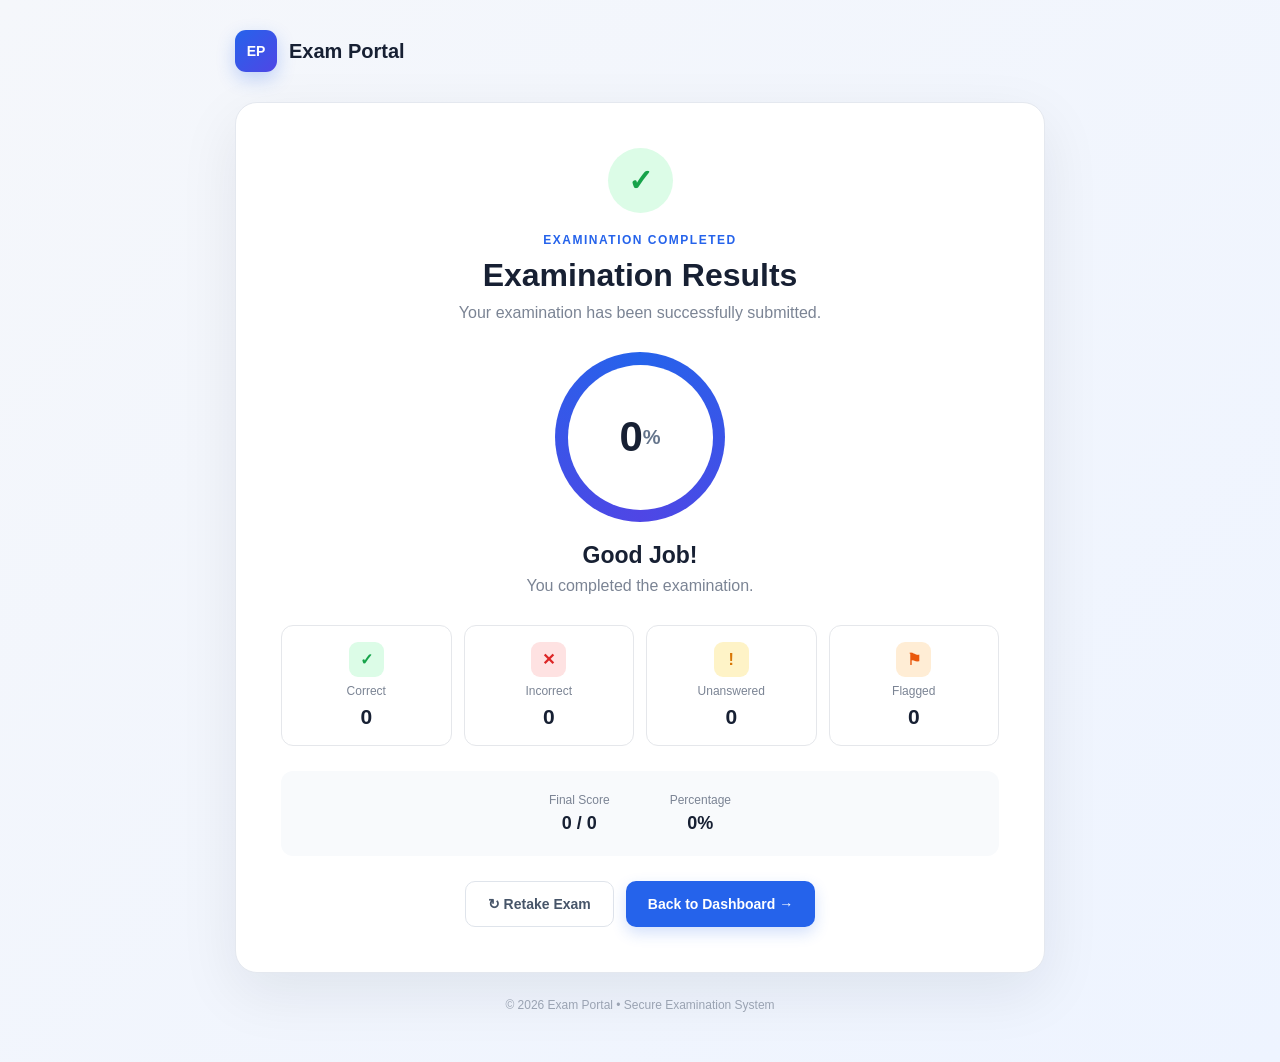
<file: results.html>
<!DOCTYPE html>
<html lang="en">

<head>

    <meta charset="UTF-8">

    <meta name="viewport"
          content="width=device-width, initial-scale=1.0">

    <title>Exam Results | Exam Portal</title>

    <link rel="stylesheet"
          href="results.css">

</head>


<body>


    <main class="results-container">


        <!-- HEADER -->

        <div class="results-header">

            <div class="brand">

                <div class="brand-logo">
                    EP
                </div>

                <span>
                    Exam Portal
                </span>

            </div>

        </div>


        <!-- RESULT CARD -->

        <section class="results-card">


            <div class="success-icon">
                ✓
            </div>


            <p class="small-title">
                EXAMINATION COMPLETED
            </p>


            <h1>
                Examination Results
            </h1>


            <p class="subtitle">
                Your examination has been successfully submitted.
            </p>


            <!-- SCORE -->

            <div class="score-circle">

                <div>

                    <strong id="score">
                        0
                    </strong>

                    <span>
                        %
                    </span>

                </div>

            </div>


            <h2 id="performance">
                Good Job!
            </h2>


            <p id="scoreText"
               class="score-text">
                You completed the examination.
            </p>


            <!-- STATISTICS -->

            <div class="result-stats">


                <div class="result-stat">

                    <div class="stat-icon correct">
                        ✓
                    </div>

                    <span>
                        Correct
                    </span>

                    <strong id="correct">
                        0
                    </strong>

                </div>


                <div class="result-stat">

                    <div class="stat-icon incorrect">
                        ✕
                    </div>

                    <span>
                        Incorrect
                    </span>

                    <strong id="incorrect">
                        0
                    </strong>

                </div>


                <div class="result-stat">

                    <div class="stat-icon unanswered">
                        !
                    </div>

                    <span>
                        Unanswered
                    </span>

                    <strong id="unanswered">
                        0
                    </strong>

                </div>


                <div class="result-stat">

                    <div class="stat-icon flagged">
                        ⚑
                    </div>

                    <span>
                        Flagged
                    </span>

                    <strong id="flagged">
                        0
                    </strong>

                </div>


            </div>


            <!-- SCORE DETAILS -->

            <div class="score-details">

                <div>

                    <span>
                        Final Score
                    </span>

                    <strong id="finalScore">
                        0 / 0
                    </strong>

                </div>


                <div>

                    <span>
                        Percentage
                    </span>

                    <strong id="percentage">
                        0%
                    </strong>

                </div>

            </div>


            <!-- BUTTONS -->

            <div class="result-actions">

                <button
                    id="retakeButton"
                    class="secondary-button">

                    ↻ Retake Exam

                </button>


                <button
                    id="dashboardButton"
                    class="primary-button">

                    Back to Dashboard →

                </button>

            </div>


        </section>


        <footer>

            © 2026 Exam Portal • Secure Examination System

        </footer>


    </main>


    <script src="results.js"></script>

</body>

</html>
</file>
<file: index.css>
* {
    margin: 0;
    padding: 0;
    box-sizing: border-box;
}


:root {

    --background: #05070a;
    --background-two: #090d12;

    --panel: #10161d;
    --panel-two: #151d26;

    --white: #f4f7fb;
    --silver: #c0c8d1;
    --muted: #7f8995;
    --dim: #596470;

    --blue: #2563eb;
    --blue-bright: #60a5fa;

    --green: #22c55e;

    --border: rgba(255,255,255,.08);
    --border-strong: rgba(96,165,250,.22);

    --max-width: 1240px;
}


html {
    scroll-behavior: smooth;
}


body {

    min-height: 100vh;

    font-family:
        Arial,
        Helvetica,
        sans-serif;

    background:
        var(--background);

    color:
        var(--white);

    overflow-x:
        hidden;

    transition:
        background .35s ease,
        color .35s ease;
}


body.no-motion * {

    animation: none !important;

    transition: none !important;
}


a {
    color: inherit;
    text-decoration: none;
}


button {
    font: inherit;
}


/* =========================================================
   INTERACTIVE BACKGROUND
========================================================= */

.background-system {

    position:
        fixed;

    inset:
        0;

    overflow:
        hidden;

    pointer-events:
        none;

    z-index:
        -1;
}


.background-grid {

    position:
        absolute;

    inset:
        -20%;

    background-image:

        linear-gradient(
            rgba(37,99,235,.08) 1px,
            transparent 1px
        ),

        linear-gradient(
            90deg,
            rgba(37,99,235,.08) 1px,
            transparent 1px
        );

    background-size:
        75px 75px;

    transform:
        perspective(800px)
        rotateX(55deg)
        translateY(15%);

    opacity:
        .22;

    animation:
        gridMovement 18s linear infinite;
}


@keyframes gridMovement {

    from {

        transform:
            perspective(800px)
            rotateX(55deg)
            translateY(15%)
            translateX(0);

    }

    to {

        transform:
            perspective(800px)
            rotateX(55deg)
            translateY(15%)
            translateX(-75px);

    }

}


.ambient-light {

    position:
        absolute;

    border-radius:
        50%;

    filter:
        blur(100px);

    opacity:
        .2;
}


.ambient-one {

    width:
        450px;

    height:
        450px;

    background:
        rgba(37,99,235,.15);

    top:
        -160px;

    left:
        -130px;

    animation:
        ambientOne 13s ease-in-out infinite;
}


.ambient-two {

    width:
        380px;

    height:
        380px;

    background:
        rgba(34,197,94,.06);

    right:
        -100px;

    top:
        35%;

    animation:
        ambientTwo 16s ease-in-out infinite;
}


.ambient-three {

    width:
        330px;

    height:
        330px;

    background:
        rgba(37,99,235,.08);

    bottom:
        -120px;

    left:
        35%;

    animation:
        ambientThree 19s ease-in-out infinite;
}


@keyframes ambientOne {

    50% {
        transform:
            translate(100px,80px);
    }

}


@keyframes ambientTwo {

    50% {
        transform:
            translate(-90px,70px);
    }

}


@keyframes ambientThree {

    50% {
        transform:
            translate(80px,-60px);
    }

}


.background-node {

    position:
        absolute;

    width:
        5px;

    height:
        5px;

    border-radius:
        50%;

    background:
        var(--blue-bright);

    box-shadow:
        0 0 18px
        rgba(96,165,250,.7);

    opacity:
        .5;

    animation:
        nodeMovement 8s ease-in-out infinite;
}


.node-one {
    top: 18%;
    left: 17%;
}


.node-two {
    top: 30%;
    right: 19%;
    animation-delay: 1.3s;
}


.node-three {
    top: 65%;
    left: 11%;
    animation-delay: 2.7s;
}


.node-four {
    bottom: 18%;
    right: 14%;
    animation-delay: 4s;
}


.node-five {
    top: 47%;
    left: 48%;
    animation-delay: 1.8s;
}


.node-six {
    bottom: 35%;
    left: 72%;
    animation-delay: 3.3s;
}


@keyframes nodeMovement {

    50% {

        transform:
            translateY(-20px)
            scale(1.6);

        opacity:
            .9;

    }

}


/* =========================================================
   HEADER
========================================================= */

.site-header {

    position:
        fixed;

    top:
        0;

    left:
        0;

    width:
        100%;

    z-index:
        1000;
}


.site-header.scrolled {

    background:
        rgba(5,7,10,.88);

    backdrop-filter:
        blur(18px);

    border-bottom:
        1px solid var(--border);
}


.navbar {

    max-width:
        var(--max-width);

    min-height:
        78px;

    margin:
        auto;

    padding:
        0 24px;

    display:
        flex;

    align-items:
        center;

    justify-content:
        space-between;
}


.brand {

    display:
        flex;

    align-items:
        center;

    gap:
        11px;
}


.brand-logo {

    width:
        44px;

    height:
        44px;

    display:
        flex;

    align-items:
        center;

    justify-content:
        center;

    border:
        1px solid
        rgba(96,165,250,.2);

    border-radius:
        11px;

    background:
        linear-gradient(
            135deg,
            #2563eb,
            #4f46e5
        );

    color:
        white;

    font-size:
        14px;

    font-weight:
        900;

    box-shadow:
        0 8px 20px
        rgba(37,99,235,.18);
}


.brand-name {

    display:
        flex;

    flex-direction:
        column;

    line-height:
        1;
}


.brand-name strong {

    font-size:
        16px;

    letter-spacing:
        1.8px;
}


.brand-name span {

    margin-top:
        5px;

    color:
        var(--blue-bright);

    font-size:
        7px;

    letter-spacing:
        2.3px;
}


.nav-links {

    display:
        flex;

    align-items:
        center;

    gap:
        28px;
}


.nav-link {

    position:
        relative;

    color:
        #9ba5b0;

    font-size:
        12px;

    transition:
        color .2s ease;
}


.nav-link::after {

    content:
        "";

    position:
        absolute;

    left:
        0;

    bottom:
        -8px;

    width:
        0;

    height:
        2px;

    background:
        var(--blue-bright);

    transition:
        width .2s ease;
}


.nav-link:hover,
.nav-link.active {

    color:
        white;
}


.nav-link:hover::after,
.nav-link.active::after {

    width:
        100%;
}


.settings-button {

    width:
        40px;

    height:
        40px;

    border:
        1px solid var(--border);

    border-radius:
        10px;

    background:
        rgba(255,255,255,.02);

    color:
        var(--silver);

    cursor:
        pointer;

    transition:
        .25s;
}


.settings-button:hover {

    color:
        white;

    border-color:
        var(--border-strong);

    transform:
        rotate(18deg);
}


.menu-button {

    display:
        none;

    width:
        40px;

    height:
        40px;

    border:
        1px solid var(--border);

    border-radius:
        8px;

    background:
        transparent;

    color:
        white;

    cursor:
        pointer;
}


/* =========================================================
   HERO
========================================================= */

.hero {

    min-height:
        100vh;

    max-width:
        var(--max-width);

    margin:
        auto;

    padding:
        135px 25px 75px;

    display:
        grid;

    grid-template-columns:
        1.05fr .95fr;

    align-items:
        center;

    position:
        relative;
}


.hero-content {

    position:
        relative;

    z-index:
        3;
}


.system-label {

    display:
        inline-flex;

    align-items:
        center;

    gap:
        8px;

    padding:
        7px 11px;

    border:
        1px solid
        rgba(96,165,250,.2);

    border-radius:
        999px;

    background:
        rgba(37,99,235,.04);

    color:
        var(--blue-bright);

    font-size:
        9px;

    font-weight:
        800;

    letter-spacing:
        1.7px;

    margin-bottom:
        24px;
}


.status-dot {

    width:
        6px;

    height:
        6px;

    border-radius:
        50%;

    background:
        var(--blue-bright);

    box-shadow:
        0 0 12px
        rgba(96,165,250,.8);

    animation:
        statusPulse 1.8s infinite;
}


@keyframes statusPulse {

    50% {

        opacity:
            .35;

        transform:
            scale(.7);

    }

}


.hero h1 {

    font-size:
        clamp(47px,6vw,82px);

    line-height:
        .98;

    font-weight:
        500;

    letter-spacing:
        -4px;
}


.hero h1 span,
.hero h1 strong {

    color:
        var(--blue-bright);
}


.hero h1 strong {

    font-weight:
        900;
}


.hero-description {

    max-width:
        620px;

    color:
        var(--muted);

    font-size:
        15px;

    line-height:
        1.85;

    margin:
        28px 0;
}


.hero-actions {

    display:
        flex;

    gap:
        11px;

    margin-bottom:
        42px;
}


.primary-button,
.secondary-button {

    display:
        inline-flex;

    align-items:
        center;

    justify-content:
        center;

    gap:
        10px;

    padding:
        14px 20px;

    border-radius:
        8px;

    font-size:
        11px;

    font-weight:
        800;

    transition:
        transform .2s ease,
        background .2s ease,
        border-color .2s ease;
}


.primary-button {

    background:
        var(--blue);

    color:
        white;

    box-shadow:
        0 10px 30px
        rgba(37,99,235,.12);
}


.primary-button:hover {

    background:
        #1d4ed8;

    transform:
        translateY(-2px);
}


.secondary-button {

    border:
        1px solid var(--border);

    background:
        rgba(255,255,255,.02);

    color:
        #d7dee6;
}


.secondary-button:hover {

    border-color:
        var(--border-strong);

    transform:
        translateY(-2px);
}


.hero-meta {

    display:
        flex;

    align-items:
        center;

    gap:
        18px;
}


.hero-meta > div:not(.meta-divider) {

    display:
        flex;

    flex-direction:
        column;

    gap:
        4px;
}


.hero-meta strong {

    color:
        white;

    font-size:
        13px;
}


.hero-meta span {

    color:
        var(--dim);

    font-size:
        9px;
}


.meta-divider {

    width:
        1px;

    height:
        25px;

    background:
        var(--border);
}


/* =========================================================
   HERO VISUAL
========================================================= */

.hero-visual {

    height:
        590px;

    position:
        relative;

    display:
        flex;

    align-items:
        center;

    justify-content:
        center;

    transition:
        transform .35s ease;
}


.orbit {

    position:
        absolute;

    border-radius:
        50%;

    border:
        1px solid
        rgba(96,165,250,.16);
}


.orbit-one {

    width:
        480px;

    height:
        210px;

    transform:
        rotate(-28deg);

    animation:
        orbitOne 16s linear infinite;
}


.orbit-two {

    width:
        370px;

    height:
        170px;

    transform:
        rotate(34deg);

    border-color:
        rgba(255,255,255,.07);

    animation:
        orbitTwo 20s linear infinite reverse;
}


.orbit-three {

    width:
        290px;

    height:
        120px;

    transform:
        rotate(-55deg);

    border-color:
        rgba(34,197,94,.12);
}


@keyframes orbitOne {

    to {

        transform:
            rotate(332deg);

    }

}


@keyframes orbitTwo {

    to {

        transform:
            rotate(394deg);

    }

}


.core-panel {

    width:
        min(420px,86%);

    background:
        linear-gradient(
            145deg,
            #111820,
            #080c11
        );

    border:
        1px solid
        rgba(255,255,255,.09);

    border-radius:
        18px;

    box-shadow:
        0 35px 85px
        rgba(0,0,0,.45),

        0 0 70px
        rgba(37,99,235,.06);

    overflow:
        hidden;

    position:
        relative;

    z-index:
        3;
}


.core-header {

    height:
        48px;

    padding:
        0 16px;

    display:
        flex;

    align-items:
        center;

    justify-content:
        space-between;

    border-bottom:
        1px solid var(--border);

    color:
        #78838e;

    font-size:
        8px;
}


.online-state {

    color:
        var(--green);
}


.core-center {

    height:
        220px;

    display:
        flex;

    align-items:
        center;

    justify-content:
        center;
}


.core-mark {

    width:
        120px;

    height:
        120px;

    border:
        1px solid
        rgba(96,165,250,.3);

    border-radius:
        50%;

    display:
        flex;

    align-items:
        center;

    justify-content:
        center;

    background:
        radial-gradient(
            circle,
            rgba(37,99,235,.12),
            transparent 70%
        );

    box-shadow:
        0 0 70px
        rgba(37,99,235,.08);
}


.core-mark span {

    color:
        var(--blue-bright);

    font-size:
        42px;

    font-weight:
        900;
}


.core-statistics {

    display:
        grid;

    grid-template-columns:
        repeat(3,1fr);

    border-top:
        1px solid var(--border);
}


.core-statistics > div {

    padding:
        16px;

    border-right:
        1px solid var(--border);
}


.core-statistics > div:last-child {

    border-right:
        none;
}


.core-statistics small {

    display:
        block;

    color:
        #65707c;

    font-size:
        7px;

    margin-bottom:
        5px;
}


.core-statistics strong {

    font-size:
        18px;
}


.floating-card {

    position:
        absolute;

    z-index:
        5;

    display:
        flex;

    align-items:
        center;

    gap:
        10px;

    padding:
        12px 14px;

    background:
        rgba(13,18,24,.88);

    backdrop-filter:
        blur(12px);

    border:
        1px solid var(--border);

    border-radius:
        10px;

    box-shadow:
        0 20px 50px
        rgba(0,0,0,.35);

    animation:
        floatingCard 5s ease-in-out infinite;
}


.card-one {

    top:
        18%;

    right:
        -1%;
}


.card-two {

    bottom:
        24%;

    left:
        -1%;

    animation-delay:
        1.2s;
}


.card-three {

    bottom:
        9%;

    right:
        4%;

    animation-delay:
        2s;
}


@keyframes floatingCard {

    50% {

        transform:
            translateY(-8px);

    }

}


.floating-card > span {

    width:
        29px;

    height:
        29px;

    display:
        flex;

    align-items:
        center;

    justify-content:
        center;

    border-radius:
        8px;

    background:
        rgba(37,99,235,.1);

    color:
        var(--blue-bright);

    font-size:
        8px;

    font-weight:
        800;
}


.floating-card div {

    display:
        flex;

    flex-direction:
        column;

    gap:
        3px;
}


.floating-card strong {

    font-size:
        9px;
}


.floating-card small {

    color:
        #66717c;

    font-size:
        8px;
}


/* =========================================================
   GENERAL SECTIONS
========================================================= */

.section {

    max-width:
        var(--max-width);

    margin:
        auto;

    padding:
        115px 25px;
}


.section-heading {

    display:
        flex;

    gap:
        20px;

    align-items:
        flex-start;

    margin-bottom:
        52px;
}


.section-heading.centered {

    display:
        block;

    text-align:
        center;
}


.section-index {

    color:
        var(--blue-bright);

    font-size:
        11px;

    font-weight:
        800;
}


.eyebrow {

    color:
        var(--blue-bright);

    font-size:
        9px;

    font-weight:
        800;

    letter-spacing:
        2px;
}


.section-heading h2,
.progress-copy h2,
.about-copy h2,
.final-content h2 {

    font-size:
        clamp(35px,4vw,54px);

    line-height:
        1.05;

    letter-spacing:
        -2px;

    margin-top:
        12px;
}


.section-heading h2 span,
.progress-copy h2 span,
.about-copy h2 span,
.final-content h2 span,
.final-content h2 strong {

    color:
        var(--blue-bright);
}


.section-heading p {

    max-width:
        540px;

    color:
        var(--muted);

    font-size:
        13px;

    line-height:
        1.8;

    margin-top:
        14px;
}


/* =========================================================
   TOOL GRID
========================================================= */

.tool-grid {

    display:
        grid;

    grid-template-columns:
        repeat(3,1fr);

    gap:
        16px;
}


.tool-card {

    position:
        relative;

    min-height:
        300px;

    padding:
        27px;

    border:
        1px solid var(--border);

    border-radius:
        15px;

    background:
        linear-gradient(
            145deg,
            #0e141b,
            #090d12
        );

    overflow:
        hidden;

    transition:
        transform .25s ease,
        border-color .25s ease,
        box-shadow .25s ease;
}


.tool-card::before {

    content:
        "";

    position:
        absolute;

    top:
        0;

    left:
        0;

    width:
        100%;

    height:
        3px;

    background:
        linear-gradient(
            90deg,
            transparent,
            var(--blue),
            transparent
        );

    opacity:
        0;

    transition:
        opacity .25s ease;
}


.tool-card:hover {

    transform:
        translateY(-6px);

    border-color:
        var(--border-strong);

    box-shadow:
        0 20px 50px
        rgba(0,0,0,.25);
}


.tool-card:hover::before,
.tool-card.featured::before {

    opacity:
        1;
}


.tool-card.featured {

    background:
        linear-gradient(
            145deg,
            #101826,
            #090d12
        );
}


.tool-number {

    color:
        #5d6873;

    font-size:
        9px;
}


.tool-symbol {

    width:
        46px;

    height:
        46px;

    margin-top:
        40px;

    display:
        flex;

    align-items:
        center;

    justify-content:
        center;

    border:
        1px solid
        rgba(96,165,250,.18);

    border-radius:
        12px;

    color:
        var(--blue-bright);

    background:
        rgba(37,99,235,.06);

    font-size:
        17px;

    font-weight:
        900;
}


.tool-card h3 {

    margin:
        17px 0 10px;

    font-size:
        20px;
}


.tool-card p {

    color:
        var(--muted);

    font-size:
        12px;

    line-height:
        1.75;
}


.tool-link {

    position:
        absolute;

    left:
        27px;

    bottom:
        25px;

    color:
        var(--blue-bright);

    font-size:
        10px;

    font-weight:
        800;
}


/* =========================================================
   FEATURE SECTIONS
========================================================= */

.feature-section {

    max-width:
        var(--max-width);

    margin:
        auto;

    padding:
        100px 25px;

    display:
        grid;

    grid-template-columns:
        1fr 1fr;

    gap:
        70px;

    align-items:
        center;
}


.feature-section.reverse {

    grid-template-columns:
        1fr 1fr;
}


.feature-copy p {

    max-width:
        540px;

    color:
        var(--muted);

    font-size:
        13px;

    line-height:
        1.9;

    margin:
        20px 0;
}


.feature-list {

    display:
        flex;

    flex-wrap:
        wrap;

    gap:
        10px;

    margin-top:
        25px;
}


.feature-list span {

    padding:
        8px 11px;

    border:
        1px solid var(--border);

    border-radius:
        999px;

    color:
        #9da7b1;

    font-size:
        9px;
}


.feature-panel,
.planner-panel {

    padding:
        28px;

    border:
        1px solid var(--border);

    border-radius:
        16px;

    background:
        #0d131a;

    box-shadow:
        0 25px 65px
        rgba(0,0,0,.2);
}


.panel-header,
.planner-header {

    display:
        flex;

    align-items:
        center;

    justify-content:
        space-between;

    color:
        #697581;

    font-size:
        8px;

    padding-bottom:
        20px;

    border-bottom:
        1px solid var(--border);
}


.subject-row {

    display:
        flex;

    align-items:
        center;

    justify-content:
        space-between;

    margin-top:
        23px;

    margin-bottom:
        7px;

    font-size:
        10px;
}


.subject-row span {
    color:
        #89939e;
}


.subject-bar {

    width:
        100%;

    height:
        7px;

    border-radius:
        20px;

    background:
        #1b242d;

    overflow:
        hidden;
}


.subject-bar div {

    height:
        100%;

    border-radius:
        inherit;

    background:
        linear-gradient(
            90deg,
            var(--blue),
            var(--blue-bright)
        );
}


/* =========================================================
   FOCUS
========================================================= */

.focus-section {

    padding-top:
        70px;

    padding-bottom:
        100px;
}


.focus-card {

    max-width:
        850px;

    margin:
        auto;

    display:
        grid;

    grid-template-columns:
        .8fr 1.2fr;

    overflow:
        hidden;

    border:
        1px solid var(--border);

    border-radius:
        17px;

    background:
        linear-gradient(
            145deg,
            #101821,
            #090d12
        );
}


.focus-display {

    min-height:
        260px;

    display:
        flex;

    flex-direction:
        column;

    align-items:
        center;

    justify-content:
        center;

    border-right:
        1px solid var(--border);
}


.focus-display small {

    color:
        var(--blue-bright);

    font-size:
        8px;

    letter-spacing:
        1.5px;
}


.focus-display strong {

    margin:
        15px 0;

    font-size:
        54px;

    font-variant-numeric:
        tabular-nums;
}


.focus-display span {

    color:
        var(--green);

    font-size:
        8px;

    letter-spacing:
        2px;
}


.focus-details {

    padding:
        38px;
}


.focus-details h3 {

    font-size:
        23px;
}


.focus-details p {

    color:
        var(--muted);

    font-size:
        13px;

    line-height:
        1.8;

    margin:
        14px 0 24px;
}


/* =========================================================
   PLANNER
========================================================= */

.planner-task {

    display:
        flex;

    align-items:
        center;

    gap:
        12px;

    padding:
        15px 0;

    border-bottom:
        1px solid var(--border);

}


.planner-task:last-child {

    border-bottom:
        none;
}


.planner-task > span {

    width:
        29px;

    height:
        29px;

    border:
        1px solid var(--border);

    border-radius:
        8px;

    display:
        flex;

    align-items:
        center;

    justify-content:
        center;

    color:
        var(--blue-bright);

    font-size:
        8px;

    font-weight:
        800;
}


.planner-task p {

    color:
        #b0b8c1;

    font-size:
        11px;
}


.planner-task.complete p {

    color:
        #697581;

    text-decoration:
        line-through;
}


/* =========================================================
   PROGRESS
========================================================= */

.progress-section {

    padding:
        110px 25px;

    background:
        linear-gradient(
            180deg,
            rgba(16,22,29,.5),
            rgba(8,11,15,.85)
        );

    border-top:
        1px solid var(--border);

    border-bottom:
        1px solid var(--border);
}


.progress-layout {

    max-width:
        var(--max-width);

    margin:
        auto;

    display:
        grid;

    grid-template-columns:
        .9fr 1.1fr;

    gap:
        70px;

    align-items:
        center;
}


.progress-copy p {

    max-width:
        530px;

    color:
        var(--muted);

    font-size:
        13px;

    line-height:
        1.9;

    margin:
        22px 0;
}


.text-button {

    display:
        inline-flex;

    align-items:
        center;

    gap:
        10px;

    color:
        var(--blue-bright);

    font-size:
        11px;

    font-weight:
        800;
}


.progress-dashboard {

    padding:
        28px;

    border:
        1px solid var(--border);

    border-radius:
        16px;

    background:
        #0d131a;

    box-shadow:
        0 25px 65px
        rgba(0,0,0,.2);
}


.dashboard-header {

    display:
        flex;

    align-items:
        center;

    justify-content:
        space-between;

    padding-bottom:
        20px;

    border-bottom:
        1px solid var(--border);

    color:
        #697581;

    font-size:
        8px;

    letter-spacing:
        1px;
}


.progress-row {

    margin-top:
        23px;
}


.progress-title {

    display:
        flex;

    justify-content:
        space-between;

    margin-bottom:
        8px;

    font-size:
        10px;
}


.progress-title span {

    color:
        #89939e;
}


.progress-title strong {

    color:
        white;
}


.progress-track {

    height:
        7px;

    border-radius:
        20px;

    background:
        #1b242d;

    overflow:
        hidden;
}


.progress-value {

    height:
        100%;

    border-radius:
        inherit;

    background:
        linear-gradient(
            90deg,
            var(--blue),
            var(--blue-bright)
        );
}


/* =========================================================
   RESOURCES
========================================================= */

.resources-section {

    padding-bottom:
        110px;
}


.resource-grid {

    display:
        grid;

    grid-template-columns:
        repeat(3,1fr);

    gap:
        16px;

    max-width:
        1050px;

    margin:
        auto;
}


.resource-card {

    min-height:
        215px;

    padding:
        28px;

    border:
        1px solid var(--border);

    border-radius:
        15px;

    background:
        #0d131a;
}


.resource-card > span {

    color:
        var(--blue-bright);

    font-size:
        8px;

    font-weight:
        800;

    letter-spacing:
        1.5px;
}


.resource-card h3 {

    margin:
        35px 0 10px;

    font-size:
        19px;
}


.resource-card p {

    color:
        var(--muted);

    font-size:
        12px;

    line-height:
        1.8;
}


/* =========================================================
   ABOUT
========================================================= */

.about-section {

    max-width:
        var(--max-width);

    margin:
        auto;

    padding:
        110px 25px;

    display:
        grid;

    grid-template-columns:
        1fr 1fr;

    gap:
        80px;

    align-items:
        center;
}


.about-visual {

    height:
        390px;

    display:
        flex;

    align-items:
        center;

    justify-content:
        center;

    position:
        relative;
}


.about-ring {

    position:
        absolute;

    border-radius:
        50%;

    border:
        1px solid
        rgba(96,165,250,.17);
}


.ring-one {

    width:
        340px;

    height:
        340px;
}


.ring-two {

    width:
        230px;

    height:
        230px;

    border-color:
        rgba(255,255,255,.07);
}


.about-core {

    width:
        140px;

    height:
        140px;

    border-radius:
        50%;

    display:
        flex;

    align-items:
        center;

    justify-content:
        center;

    background:
        radial-gradient(
            circle,
            rgba(37,99,235,.14),
            #0d1319
        );

    border:
        1px solid
        rgba(96,165,250,.3);

    box-shadow:
        0 0 80px
        rgba(37,99,235,.08);
}


.about-core span {

    color:
        var(--blue-bright);

    font-size:
        38px;

    font-weight:
        900;
}


.about-copy p {

    max-width:
        550px;

    color:
        var(--muted);

    font-size:
        13px;

    line-height:
        1.9;

    margin-top:
        20px;
}


/* =========================================================
   FINAL
========================================================= */

.final-section {

    position:
        relative;

    padding:
        135px 25px;

    text-align:
        center;

    overflow:
        hidden;

    border-top:
        1px solid var(--border);
}


.final-grid {

    position:
        absolute;

    inset:
        0;

    opacity:
        .12;

    background-image:

        linear-gradient(
            rgba(37,99,235,.1) 1px,
            transparent 1px
        ),

        linear-gradient(
            90deg,
            rgba(37,99,235,.1) 1px,
            transparent 1px
        );

    background-size:
        70px 70px;

    mask-image:
        radial-gradient(
            circle,
            black,
            transparent 72%
        );
}


.final-content {

    position:
        relative;

    z-index:
        2;
}


.final-content h2 {

    max-width:
        800px;

    margin:
        14px auto 28px;
}


/* =========================================================
   FOOTER
========================================================= */

.site-footer {

    padding:
        45px 25px 25px;

    border-top:
        1px solid var(--border);
}


.footer-main {

    max-width:
        var(--max-width);

    margin:
        auto;

    display:
        flex;

    align-items:
        center;

    justify-content:
        space-between;
}


.footer-brand {

    display:
        flex;

    align-items:
        center;

    gap:
        11px;
}


.footer-logo {

    width:
        43px;

    height:
        43px;

    display:
        flex;

    align-items:
        center;

    justify-content:
        center;

    border:
        1px solid
        rgba(96,165,250,.2);

    border-radius:
        10px;

    background:
        linear-gradient(
            135deg,
            #2563eb,
            #4f46e5
        );

    color:
        white;

    font-size:
        12px;

    font-weight:
        900;
}


.footer-brand div:last-child {

    display:
        flex;

    flex-direction:
        column;
}


.footer-brand strong {

    font-size:
        13px;

    letter-spacing:
        1.8px;
}


.footer-brand span {

    color:
        var(--blue-bright);

    font-size:
        7px;

    letter-spacing:
        1.8px;

    margin-top:
        4px;
}


.footer-status {

    display:
        flex;

    align-items:
        center;

    gap:
        14px;

    color:
        #67727d;

    font-size:
        8px;
}


.footer-status span:last-child {

    color:
        var(--green);
}


/* =========================================================
   CREATOR WATERMARK
========================================================= */

.creator-watermark {

    max-width:
        var(--max-width);

    margin:
        40px auto 0;

    padding:
        18px 0 0;

    border-top:
        1px solid var(--border);

    display:
        flex;

    align-items:
        center;

    justify-content:
        center;

    gap:
        8px;

    color:
        #56616d;

    font-size:
        9px;

    letter-spacing:
        .3px;
}


.creator-watermark strong {

    color:
        #8995a1;

    font-weight:
        700;
}


.copyright-symbol {

    width:
        17px;

    height:
        17px;

    border:
        1px solid #46515d;

    border-radius:
        50%;

    display:
        flex;

    align-items:
        center;

    justify-content:
        center;

    font-size:
        8px;
}


.watermark-divider {

    width:
        20px;

    height:
        1px;

    background:
        #303a44;
}


/* =========================================================
   SETTINGS
========================================================= */

.settings-overlay {

    display:
        none;

    position:
        fixed;

    inset:
        0;

    background:
        rgba(3,7,12,.55);

    backdrop-filter:
        blur(6px);

    z-index:
        1999;
}


.settings-overlay.active {

    display:
        block;
}


.settings-panel {

    position:
        fixed;

    top:
        0;

    right:
        -380px;

    width:
        360px;

    max-width:
        92vw;

    height:
        100vh;

    padding:
        25px;

    background:
        #10161d;

    border-left:
        1px solid var(--border);

    z-index:
        2000;

    box-shadow:
        -20px 0 60px
        rgba(0,0,0,.25);

    overflow-y:
        auto;

    transition:
        right .3s ease;
}


.settings-panel.open {

    right:
        0;
}


.settings-header {

    display:
        flex;

    align-items:
        center;

    justify-content:
        space-between;

    padding-bottom:
        20px;

    border-bottom:
        1px solid var(--border);
}


.settings-header h2 {

    font-size:
        22px;
}


.settings-header button {

    width:
        35px;

    height:
        35px;

    background:
        transparent;

    border:
        none;

    color:
        var(--muted);

    font-size:
        28px;

    cursor:
        pointer;
}


.settings-section {

    padding:
        25px 0;

    border-bottom:
        1px solid var(--border);
}


.settings-section h3 {

    margin-bottom:
        15px;

    color:
        var(--dim);

    font-size:
        10px;

    letter-spacing:
        1.5px;

    text-transform:
        uppercase;
}


.setting-option {

    width:
        100%;

    display:
        flex;

    align-items:
        center;

    gap:
        14px;

    padding:
        14px;

    margin-bottom:
        10px;

    border:
        1px solid var(--border);

    border-radius:
        10px;

    background:
        #0d1319;

    color:
        var(--white);

    text-align:
        left;

    cursor:
        pointer;
}


.setting-option:hover {

    border-color:
        var(--border-strong);
}


.setting-icon {

    width:
        38px;

    color:
        var(--blue-bright);

    font-size:
        8px;

    font-weight:
        800;

    letter-spacing:
        1px;
}


.setting-option > span:last-child {

    display:
        flex;

    flex-direction:
        column;

    gap:
        4px;
}


.setting-option small {

    color:
        var(--muted);

    font-size:
        9px;
}


.zoom-controls {

    display:
        flex;

    align-items:
        center;

    justify-content:
        space-between;

    margin-bottom:
        14px;
}


.zoom-controls button {

    width:
        45px;

    height:
        45px;

    border:
        1px solid var(--border);

    border-radius:
        9px;

    background:
        #0d1319;

    color:
        var(--white);

    font-size:
        20px;

    cursor:
        pointer;
}


#zoomLevel {

    font-weight:
        800;
}


.reset-button {

    width:
        100%;

    padding:
        12px;

    border:
        none;

    border-radius:
        9px;

    background:
        var(--blue);

    color:
        white;

    font-weight:
        800;

    cursor:
        pointer;
}


.environment-row {

    display:
        flex;

    align-items:
        center;

    justify-content:
        space-between;

    color:
        #a9b3bd;

    font-size:
        12px;
}


.toggle-button {

    min-width:
        48px;

    padding:
        7px 10px;

    border:
        1px solid var(--border);

    border-radius:
        999px;

    background:
        #0d1319;

    color:
        var(--green);

    font-size:
        8px;

    font-weight:
        800;

    cursor:
        pointer;
}


/* =========================================================
   LIGHT MODE
========================================================= */

body.light-mode {

    --background:
        #f4f7fb;

    --background-two:
        #ffffff;

    --panel:
        #ffffff;

    --panel-two:
        #f7f9fc;

    --white:
        #101820;

    --silver:
        #55616d;

    --muted:
        #68737f;

    --dim:
        #8a95a0;

    --border:
        rgba(15,23,42,.09);

    --border-strong:
        rgba(37,99,235,.25);

    background:
        #f4f7fb;

    color:
        #101820;
}


body.light-mode .site-header.scrolled {

    background:
        rgba(244,247,251,.9);
}


body.light-mode .core-panel,
body.light-mode .tool-card,
body.light-mode .feature-panel,
body.light-mode .planner-panel,
body.light-mode .focus-card,
body.light-mode .progress-dashboard,
body.light-mode .resource-card,
body.light-mode .floating-card {

    background:
        #ffffff;
}


body.light-mode .setting-option,
body.light-mode .zoom-controls button,
body.light-mode .toggle-button {

    background:
        #f4f7fb;

    color:
        #101820;
}


body.light-mode .settings-panel {

    background:
        #ffffff;
}


/* =========================================================
   RESPONSIVE
========================================================= */

@media (max-width: 1050px) {

    .nav-links {

        gap:
            16px;
    }


    .hero {

        grid-template-columns:
            1fr;

        text-align:
            center;
    }


    .hero-description {

        margin-left:
            auto;

        margin-right:
            auto;
    }


    .hero-actions,
    .hero-meta {

        justify-content:
            center;
    }


    .hero-visual {

        height:
            500px;
    }


    .feature-section,
    .progress-layout,
    .about-section {

        grid-template-columns:
            1fr;
    }


    .feature-copy,
    .progress-copy,
    .about-copy {

        text-align:
            center;
    }


    .feature-copy p,
    .progress-copy p,
    .about-copy p {

        margin-left:
            auto;

        margin-right:
            auto;
    }


    .feature-list {

        justify-content:
            center;
    }

}


@media (max-width: 800px) {

    .nav-links {

        display:
            none;
    }


    .menu-button {

        display:
            block;
    }


    .navbar.menu-open .nav-links {

        display:
            flex;

        position:
            absolute;

        top:
            70px;

        left:
            15px;

        right:
            15px;

        padding:
            20px;

        background:
            #10161d;

        border:
            1px solid var(--border);

        border-radius:
            12px;

        flex-direction:
            column;

        align-items:
            flex-start;
    }


    .tool-grid {

        grid-template-columns:
            repeat(2,1fr);
    }


    .resource-grid {

        grid-template-columns:
            1fr;
    }


    .focus-card {

        grid-template-columns:
            1fr;
    }


    .focus-display {

        border-right:
            none;

        border-bottom:
            1px solid var(--border);
    }


    .footer-main {

        flex-direction:
            column;

        gap:
            25px;

        align-items:
            flex-start;
    }

}


@media (max-width: 560px) {

    .navbar {

        padding:
            0 17px;
    }


    .brand-name span {

        display:
            none;
    }


    .hero {

        padding:
            115px 18px 55px;
    }


    .hero h1 {

        letter-spacing:
            -2px;
    }


    .hero-actions {

        flex-direction:
            column;
    }


    .primary-button,
    .secondary-button {

        width:
            100%;
    }


    .hero-meta {

        gap:
            10px;
    }


    .hero-visual {

        height:
            360px;
    }


    .orbit-one {

        width:
            290px;
    }


    .orbit-two {

        width:
            240px;
    }


    .floating-card {

        display:
            none;
    }


    .section {

        padding:
            80px 18px;
    }


    .tool-grid {

        grid-template-columns:
            1fr;
    }


    .feature-section {

        padding:
            80px 18px;
    }


    .progress-section {

        padding:
            80px 18px;
    }


    .about-section {

        padding:
            80px 18px;

        gap:
            20px;
    }


    .about-visual {

        height:
            300px;
    }


    .ring-one {

        width:
            260px;

        height:
            260px;
    }


    .ring-two {

        width:
            180px;

        height:
            180px;
    }


    .creator-watermark {

        flex-wrap:
            wrap;

        text-align:
            center;
    }

}
</file>
<file: dash.css>
/* =========================================================
   DASHBOARD — COMPLETE DESIGN
========================================================= */

* {
    margin: 0;
    padding: 0;
    box-sizing: border-box;
}


:root {

    --primary: #2563eb;
    --primary-dark: #1d4ed8;

    --background: #f5f7fb;

    --card: #ffffff;

    --text: #172033;

    --muted: #697386;

    --soft-muted: #94a3b8;

    --border: #e5e9f0;

    --soft: #f8fafc;

    --success: #16a34a;

    --success-bg: #dcfce7;

    --danger: #dc2626;

}


/* =========================================================
   BODY
========================================================= */

body {

    font-family:
        Arial,
        Helvetica,
        sans-serif;

    background:
        radial-gradient(
            circle at 5% 5%,
            rgba(37, 99, 235, 0.08),
            transparent 28%
        ),
        radial-gradient(
            circle at 95% 20%,
            rgba(79, 70, 229, 0.06),
            transparent 25%
        ),
        var(--background);

    color: var(--text);

    min-height: 100vh;

    transition:
        background 0.3s ease,
        color 0.3s ease;

}


/* =========================================================
   TOP BAR
========================================================= */

.topbar {

    min-height: 75px;

    background:
        rgba(255, 255, 255, 0.92);

    backdrop-filter:
        blur(14px);

    border-bottom:
        1px solid var(--border);

    display: flex;

    align-items: center;

    justify-content: space-between;

    padding: 0 6%;

    position: sticky;

    top: 0;

    z-index: 100;

}


/* =========================================================
   BRAND
========================================================= */

.brand {

    display: flex;

    align-items: center;

    gap: 12px;

    font-size: 20px;

    font-weight: 800;

}


.brand-logo {

    width: 43px;

    height: 43px;

    display: flex;

    align-items: center;

    justify-content: center;

    background:
        linear-gradient(
            135deg,
            #2563eb,
            #4f46e5
        );

    color: white;

    border-radius: 12px;

    font-size: 14px;

    font-weight: 800;

    box-shadow:
        0 8px 20px
        rgba(37, 99, 235, 0.22);

}


/* =========================================================
   PROFILE
========================================================= */

.profile-area {

    display: flex;

    align-items: center;

    gap: 18px;

}


.profile {

    display: flex;

    align-items: center;

    gap: 10px;

}


.avatar {

    width: 42px;

    height: 42px;

    display: flex;

    align-items: center;

    justify-content: center;

    border-radius: 50%;

    background: #dbeafe;

    color: var(--primary);

    font-weight: 800;

}


.profile-info {

    display: flex;

    flex-direction: column;

    gap: 3px;

}


.profile-info strong {

    font-size: 14px;

}


.profile-info span {

    color: var(--soft-muted);

    font-size: 12px;

}


/* =========================================================
   SETTINGS BUTTON
========================================================= */

.settings-button {

    width: 42px;

    height: 42px;

    border-radius: 11px;

    border:
        1px solid var(--border);

    background: var(--card);

    color: var(--text);

    font-size: 20px;

    cursor: pointer;

    transition:
        0.25s;

}


.settings-button:hover {

    background: var(--soft);

    transform: rotate(25deg);

}


/* =========================================================
   LOGOUT
========================================================= */

.logout-button {

    border: none;

    background: transparent;

    color: var(--danger);

    font-weight: 700;

    cursor: pointer;

}


/* =========================================================
   DASHBOARD CONTAINER
========================================================= */

.dashboard {

    max-width: 1150px;

    margin:
        0 auto;

    padding:
        60px 25px 45px;

}


/* =========================================================
   WELCOME
========================================================= */

.welcome {

    margin-bottom: 40px;

    animation:
        fadeUp 0.55s ease;

}


.small-title {

    color: var(--primary);

    font-size: 11px;

    font-weight: 800;

    letter-spacing: 1.7px;

    margin-bottom: 10px;

}


.welcome h1 {

    font-size: 42px;

    line-height: 1.15;

    letter-spacing: -1.4px;

    margin-bottom: 14px;

}


.welcome h1 span {

    color: var(--primary);

}


.welcome > p:last-child {

    max-width: 690px;

    color: var(--muted);

    line-height: 1.7;

    font-size: 15px;

}


/* =========================================================
   STATS
========================================================= */

.stats {

    display: grid;

    grid-template-columns:
        repeat(3, 1fr);

    gap: 20px;

    margin-bottom: 50px;

}


.stat-card {

    background:
        rgba(255, 255, 255, 0.95);

    border:
        1px solid var(--border);

    border-radius: 17px;

    padding: 24px;

    display: flex;

    align-items: center;

    gap: 15px;

    box-shadow:
        0 8px 25px
        rgba(15, 23, 42, 0.04);

    transition:
        transform 0.2s,
        box-shadow 0.2s;

}


.stat-card:hover {

    transform:
        translateY(-4px);

    box-shadow:
        0 15px 35px
        rgba(15, 23, 42, 0.08);

}


.stat-icon {

    width: 52px;

    height: 52px;

    display: flex;

    align-items: center;

    justify-content: center;

    border-radius: 13px;

    background:
        #eff6ff;

    font-size: 22px;

}


.stat-card div:last-child {

    display: flex;

    flex-direction: column;

    gap: 5px;

}


.stat-card span {

    color: var(--muted);

    font-size: 13px;

}


.stat-card strong {

    font-size: 24px;

}


/* =========================================================
   EXAM SECTION
========================================================= */

.exam-section {

    margin-bottom: 50px;

}


.section-heading {

    margin-bottom: 22px;

}


.section-heading h2 {

    font-size: 27px;

    letter-spacing: -0.5px;

}


/* =========================================================
   EXAM LIST
========================================================= */

.exam-list {

    display: grid;

    grid-template-columns:
        repeat(2, minmax(0, 1fr));

    gap: 22px;

}


/* =========================================================
   EXAM CARD
========================================================= */

.exam-card {

    position: relative;

    background:
        rgba(255, 255, 255, 0.97);

    border:
        1px solid var(--border);

    border-radius: 19px;

    padding: 28px;

    overflow: hidden;

    box-shadow:
        0 10px 35px
        rgba(15, 23, 42, 0.045);

    transition:
        transform 0.25s,
        box-shadow 0.25s;

}


.exam-card::before {

    content: "";

    position: absolute;

    top: 0;

    left: 0;

    width: 100%;

    height: 4px;

    background:
        linear-gradient(
            90deg,
            #2563eb,
            #4f46e5
        );

}


.exam-card:hover {

    transform:
        translateY(-5px);

    box-shadow:
        0 18px 45px
        rgba(15, 23, 42, 0.09);

}


/* =========================================================
   EXAM HEADER
========================================================= */

.exam-header {

    display: flex;

    align-items: flex-start;

    gap: 15px;

    margin-bottom: 22px;

}


.subject-icon {

    width: 54px;

    height: 54px;

    flex-shrink: 0;

    display: flex;

    align-items: center;

    justify-content: center;

    border-radius: 14px;

    background:
        linear-gradient(
            135deg,
            #2563eb,
            #4f46e5
        );

    color: white;

    font-size: 20px;

    font-weight: 800;

}


.exam-header h3 {

    font-size: 19px;

    margin-bottom: 7px;

}


.exam-header p {

    color: var(--muted);

    font-size: 13px;

    line-height: 1.6;

}


/* =========================================================
   EXAM DETAILS
========================================================= */

.exam-details {

    display: grid;

    grid-template-columns:
        repeat(2, 1fr);

    gap: 15px;

    padding:
        20px 0;

    border-top:
        1px solid #edf0f4;

    border-bottom:
        1px solid #edf0f4;

}


.exam-details div {

    display: flex;

    flex-direction: column;

    gap: 5px;

}


.exam-details span {

    color: var(--soft-muted);

    font-size: 11px;

    text-transform: uppercase;

    letter-spacing: 0.5px;

}


.exam-details strong {

    font-size: 14px;

}


/* =========================================================
   EXAM ACTION
========================================================= */

.exam-action {

    display: flex;

    justify-content: flex-end;

    margin-top: 20px;

}


.exam-start-button {

    border: none;

    background:
        linear-gradient(
            135deg,
            #2563eb,
            #4f46e5
        );

    color: white;

    padding:
        13px 19px;

    border-radius: 10px;

    font-size: 13px;

    font-weight: 800;

    cursor: pointer;

    transition:
        transform 0.2s,
        box-shadow 0.2s;

}


.exam-start-button:hover {

    transform:
        translateY(-2px);

    box-shadow:
        0 8px 20px
        rgba(37, 99, 235, 0.22);

}


/* =========================================================
   HISTORY
========================================================= */

.history-section {

    margin-top: 20px;

}


.exam-history {

    display: flex;

    flex-direction: column;

    gap: 12px;

}


.history-item {

    background:
        rgba(255, 255, 255, 0.96);

    border:
        1px solid var(--border);

    border-radius: 14px;

    padding:
        17px 20px;

    display: flex;

    align-items: center;

    justify-content: space-between;

}


.history-main {

    display: flex;

    align-items: center;

    gap: 13px;

}


.history-icon {

    width: 40px;

    height: 40px;

    display: flex;

    align-items: center;

    justify-content: center;

    border-radius: 10px;

    background:
        var(--success-bg);

    color:
        var(--success);

    font-weight: bold;

}


.history-main div:last-child {

    display: flex;

    flex-direction: column;

    gap: 4px;

}


.history-main strong {

    font-size: 14px;

}


.history-main span {

    color: var(--soft-muted);

    font-size: 11px;

}


.history-score {

    display: flex;

    flex-direction: column;

    align-items: flex-end;

    gap: 3px;

}


.history-score strong {

    color:
        var(--primary);

    font-size: 22px;

}


.history-score span {

    color:
        var(--soft-muted);

    font-size: 11px;

}


/* =========================================================
   EMPTY HISTORY
========================================================= */

.empty-history {

    background:
        rgba(255,255,255,0.8);

    border:
        1px dashed #cbd5e1;

    border-radius:
        16px;

    padding:
        35px;

    text-align:
        center;

}


.empty-history > div {

    font-size: 30px;

    margin-bottom:
        10px;

}


.empty-history h3 {

    margin-bottom:
        7px;

}


.empty-history p {

    color:
        var(--soft-muted);

    font-size:
        13px;

}


/* =========================================================
   FOOTER
========================================================= */

footer {

    text-align:
        center;

    padding:
        25px;

    color:
        var(--soft-muted);

    font-size:
        11px;

}


/* =========================================================
   SETTINGS
========================================================= */

.settings-overlay {

    display: none;

    position: fixed;

    inset: 0;

    background:
        rgba(15, 23, 42, 0.45);

    z-index:
        1999;

}


.settings-overlay.active {

    display: block;

}


.settings-panel {

    position: fixed;

    top: 0;

    right: -380px;

    width: 360px;

    max-width: 90vw;

    height: 100vh;

    background:
        var(--card);

    color:
        var(--text);

    z-index:
        2000;

    padding:
        25px;

    overflow-y:
        auto;

    box-shadow:
        -10px 0 40px
        rgba(0,0,0,0.15);

    transition:
        right 0.3s ease;

}


.settings-panel.open {

    right: 0;

}


.settings-header {

    display:
        flex;

    align-items:
        center;

    justify-content:
        space-between;

    padding-bottom:
        20px;

    border-bottom:
        1px solid var(--border);

}


.settings-header h2 {

    font-size:
        22px;

}


.settings-header button {

    width:
        35px;

    height:
        35px;

    border:
        none;

    background:
        transparent;

    color:
        var(--muted);

    font-size:
        27px;

    cursor:
        pointer;

}


.setting-section {

    padding:
        25px 0;

    border-bottom:
        1px solid var(--border);

}


.setting-section h3 {

    margin-bottom:
        15px;

    color:
        var(--soft-muted);

    font-size:
        12px;

    text-transform:
        uppercase;

    letter-spacing:
        1px;

}


.setting-option {

    width:
        100%;

    display:
        flex;

    align-items:
        center;

    gap:
        14px;

    padding:
        14px;

    margin-bottom:
        10px;

    border:
        1px solid var(--border);

    background:
        var(--card);

    color:
        var(--text);

    border-radius:
        10px;

    cursor:
        pointer;

    text-align:
        left;

}


.setting-option:hover {

    border-color:
        var(--primary);

    background:
        var(--soft);

}


.setting-option > span:last-child {

    display:
        flex;

    flex-direction:
        column;

    gap:
        4px;

}


.setting-option small {

    color:
        var(--soft-muted);

}


.zoom-controls {

    display:
        flex;

    align-items:
        center;

    justify-content:
        space-between;

    margin-bottom:
        15px;

}


.zoom-controls button {

    width:
        45px;

    height:
        45px;

    border:
        1px solid var(--border);

    background:
        var(--soft);

    color:
        var(--text);

    border-radius:
        9px;

    font-size:
        22px;

    cursor:
        pointer;

}


#zoomLevel {

    font-weight:
        800;

}


.reset-button {

    width:
        100%;

    padding:
        12px;

    border:
        none;

    border-radius:
        9px;

    background:
        var(--primary);

    color:
        white;

    font-weight:
        bold;

    cursor:
        pointer;

}


/* =========================================================
   DARK MODE
========================================================= */

body.dark-mode {

    --background:
        #0f172a;

    --card:
        #172033;

    --text:
        #f1f5f9;

    --muted:
        #a8b2c1;

    --soft-muted:
        #7f8ba0;

    --border:
        #293548;

    --soft:
        #1e293b;

    background:
        radial-gradient(
            circle at 5% 5%,
            rgba(37,99,235,0.12),
            transparent 28%
        ),
        #0f172a;

}


body.dark-mode .topbar {

    background:
        rgba(15,23,42,0.92);

}


body.dark-mode .avatar {

    background:
        #1e3a8a;

}


body.dark-mode .stat-card,
body.dark-mode .exam-card,
body.dark-mode .history-item,
body.dark-mode .empty-history {

    background:
        #172033;

    border-color:
        #293548;

}


body.dark-mode .exam-details {

    border-color:
        #293548;

}


body.dark-mode .settings-button {

    background:
        #1e293b;

    border-color:
        #334155;

}


body.dark-mode .settings-panel {

    background:
        #111827;

}


body.dark-mode .setting-option {

    background:
        #1e293b;

    border-color:
        #334155;

}


body.dark-mode .zoom-controls button {

    background:
        #1e293b;

    border-color:
        #334155;

}


/* =========================================================
   ANIMATION
========================================================= */

@keyframes fadeUp {

    from {

        opacity:
            0;

        transform:
            translateY(15px);

    }

    to {

        opacity:
            1;

        transform:
            translateY(0);

    }

}


/* =========================================================
   RESPONSIVE
========================================================= */

@media (max-width: 900px) {

    .exam-list {

        grid-template-columns:
            1fr;

    }

    .stats {

        grid-template-columns:
            1fr;

    }

}


@media (max-width: 650px) {

    .topbar {

        padding:
            0 18px;

    }


    .profile-info {

        display:
            none;

    }


    .dashboard {

        padding:
            40px 16px;

    }


    .welcome h1 {

        font-size:
            31px;

    }


    .brand span {

        font-size:
            17px;

    }


    .history-item {

        gap:
            15px;

    }


    .history-score strong {

        font-size:
            19px;

    }

}


@media (max-width: 450px) {

    .brand span {

        display:
            none;

    }


    .profile-area {

        gap:
            8px;

    }


    .exam-card {

        padding:
            22px;

    }


    .exam-header {

        align-items:
            flex-start;

    }

}
</file>
<file: exam-page.css>
/* =========================================================
   RESET
========================================================= */

* {
    margin: 0;
    padding: 0;
    box-sizing: border-box;
}


:root {

    --primary: #2563eb;
    --primary-dark: #1d4ed8;

    --background: #f5f7fb;

    --card: #ffffff;

    --text: #172033;

    --muted: #697386;

    --soft-muted: #94a3b8;

    --border: #e4e8ef;

    --soft: #f8fafc;

    --green: #16a34a;
    --green-bg: #dcfce7;

    --yellow: #d97706;
    --yellow-bg: #fef3c7;

    --red: #dc2626;
    --red-bg: #fee2e2;
}


body {

    font-family:
        Arial,
        Helvetica,
        sans-serif;

    background:
        radial-gradient(
            circle at 10% 10%,
            rgba(37, 99, 235, 0.06),
            transparent 30%
        ),
        var(--background);

    color: var(--text);

    min-height: 100vh;

    transition:
        background 0.3s ease,
        color 0.3s ease;

}


/* =========================================================
   HEADER
========================================================= */

.exam-header {

    height: 75px;

    background:
        rgba(255,255,255,0.94);

    backdrop-filter:
        blur(12px);

    border-bottom:
        1px solid var(--border);

    display:
        flex;

    align-items:
        center;

    justify-content:
        space-between;

    padding:
        0 5%;

    position:
        sticky;

    top:
        0;

    z-index:
        500;

}


.brand {

    display:
        flex;

    align-items:
        center;

    gap:
        12px;

    font-size:
        19px;

    font-weight:
        800;

}


.brand-logo {

    width:
        42px;

    height:
        42px;

    display:
        flex;

    align-items:
        center;

    justify-content:
        center;

    background:
        linear-gradient(
            135deg,
            #2563eb,
            #4f46e5
        );

    color:
        white;

    border-radius:
        10px;

    font-size:
        14px;

}


.exam-info {

    display:
        flex;

    align-items:
        center;

    gap:
        20px;

}


.question-progress {

    color:
        var(--muted);

    font-size:
        14px;

}


.question-progress strong {

    color:
        var(--text);

}


/* =========================================================
   TIMER
========================================================= */

.timer {

    display:
        flex;

    align-items:
        center;

    gap:
        8px;

    padding:
        10px 16px;

    border-radius:
        10px;

    background:
        #eff6ff;

    color:
        var(--primary);

    font-size:
        16px;

    transition:
        0.3s;

}


.timer strong {

    font-variant-numeric:
        tabular-nums;

}


.timer.danger {

    background:
        var(--red-bg);

    color:
        var(--red);

    animation:
        timerPulse 1.5s infinite;

}


@keyframes timerPulse {

    0%,
    100% {
        transform:
            scale(1);
    }

    50% {
        transform:
            scale(1.04);
    }

}


/* =========================================================
   SETTINGS BUTTON
========================================================= */

.settings-button {

    width:
        42px;

    height:
        42px;

    border-radius:
        10px;

    border:
        1px solid var(--border);

    background:
        var(--card);

    color:
        var(--text);

    font-size:
        20px;

    cursor:
        pointer;

    transition:
        0.25s;

}


.settings-button:hover {

    transform:
        rotate(25deg);

}


/* =========================================================
   MAIN
========================================================= */

.exam-container {

    max-width:
        1200px;

    margin:
        auto;

    padding:
        30px 25px 50px;

}


/* =========================================================
   PROGRESS BAR
========================================================= */

.progress-bar {

    width:
        100%;

    height:
        8px;

    background:
        #e5e7eb;

    border-radius:
        20px;

    overflow:
        hidden;

    margin-bottom:
        28px;

}


#progressFill {

    height:
        100%;

    width:
        0%;

    background:
        linear-gradient(
            90deg,
            #2563eb,
            #4f46e5
        );

    transition:
        width 0.35s ease;

}


/* =========================================================
   CONTENT
========================================================= */

.exam-content {

    display:
        grid;

    grid-template-columns:
        minmax(0,1fr)
        285px;

    gap:
        25px;

    align-items:
        start;

}


/* =========================================================
   CARDS
========================================================= */

.question-card,
.sidebar-card {

    background:
        rgba(255,255,255,0.97);

    border:
        1px solid var(--border);

    border-radius:
        18px;

    box-shadow:
        0 10px 35px
        rgba(15,23,42,0.045);

}


/* =========================================================
   QUESTION CARD
========================================================= */

.question-card {

    padding:
        40px;

    animation:
        questionAppear 0.3s ease;

}


@keyframes questionAppear {

    from {

        opacity:
            0;

        transform:
            translateY(8px);

    }

    to {

        opacity:
            1;

        transform:
            translateY(0);

    }

}


/* =========================================================
   QUESTION TOP
========================================================= */

.question-top {

    display:
        flex;

    align-items:
        center;

    justify-content:
        space-between;

    gap:
        15px;

    margin-bottom:
        22px;

}


.question-number {

    color:
        var(--primary);

    font-size:
        12px;

    font-weight:
        800;

    text-transform:
        uppercase;

    letter-spacing:
        1.3px;

}


/* =========================================================
   QUESTION TEXT
========================================================= */

.question-card h1 {

    font-size:
        25px;

    line-height:
        1.5;

    margin-bottom:
        32px;

}


/* =========================================================
   ANSWERS
========================================================= */

.answers {

    display:
        flex;

    flex-direction:
        column;

    gap:
        13px;

}


.answer {

    width:
        100%;

    display:
        flex;

    align-items:
        center;

    gap:
        15px;

    padding:
        17px;

    background:
        white;

    color:
        var(--text);

    border:
        2px solid #e1e5eb;

    border-radius:
        12px;

    text-align:
        left;

    cursor:
        pointer;

    transition:
        0.18s;

}


.answer:hover {

    border-color:
        var(--primary);

    background:
        #f8fbff;

    transform:
        translateX(3px);

}


.answer span {

    width:
        38px;

    height:
        38px;

    flex-shrink:
        0;

    display:
        flex;

    align-items:
        center;

    justify-content:
        center;

    border-radius:
        9px;

    background:
        #f0f2f5;

    color:
        #596579;

    font-weight:
        800;

}


.answer p {

    font-size:
        15px;

    line-height:
        1.5;

}


.answer.selected {

    border-color:
        var(--primary);

    background:
        #eff6ff;

    box-shadow:
        0 5px 18px
        rgba(37,99,235,0.08);

}


.answer.selected span {

    background:
        var(--primary);

    color:
        white;

}


/* =========================================================
   SIDEBAR
========================================================= */

.exam-sidebar {

    display:
        flex;

    flex-direction:
        column;

    gap:
        18px;

    position:
        sticky;

    top:
        100px;

}


.sidebar-card {

    padding:
        21px;

}


.sidebar-card h3 {

    margin-bottom:
        17px;

    font-size:
        16px;

}


/* =========================================================
   STATUS
========================================================= */

.status-grid {

    display:
        flex;

    flex-direction:
        column;

    gap:
        10px;

}


.status-item {

    display:
        flex;

    align-items:
        center;

    gap:
        11px;

    padding:
        11px;

    border-radius:
        10px;

    background:
        var(--soft);

}


.status-icon {

    width:
        35px;

    height:
        35px;

    display:
        flex;

    align-items:
        center;

    justify-content:
        center;

    border-radius:
        9px;

    font-weight:
        800;

}


.status-item div:last-child {

    display:
        flex;

    flex-direction:
        column;

    gap:
        3px;

}


.status-item span {

    font-size:
        11px;

    color:
        var(--muted);

}


.status-item strong {

    font-size:
        16px;

}


.answered-icon {

    background:
        var(--green-bg);

    color:
        var(--green);

}


.remaining-icon {

    background:
        var(--yellow-bg);

    color:
        var(--yellow);

}


.flagged-icon {

    background:
        #ffedd5;

    color:
        #ea580c;

}


/* =========================================================
   QUESTION NAVIGATION
========================================================= */

.questions-heading {

    display:
        flex;

    align-items:
        center;

    justify-content:
        space-between;

    gap:
        10px;

    margin-bottom:
        17px;

}


.questions-heading h3 {

    margin:
        0;

}


.questions-heading span {

    color:
        var(--soft-muted);

    font-size:
        10px;

}


.question-numbers {

    display:
        grid;

    grid-template-columns:
        repeat(5,1fr);

    gap:
        7px;

}


.question-numbers button {

    height:
        38px;

    border:
        1px solid #dfe4eb;

    background:
        #f8f9fb;

    color:
        #172033;

    border-radius:
        7px;

    cursor:
        pointer;

    font-size:
        12px;

    transition:
        0.15s;

}


/* VISITED */

.question-numbers button.visited {

    font-weight:
        800;

}


/* ANSWERED */

.question-numbers button.answered {

    background:
        var(--green-bg);

    color:
        #166534;

    border-color:
        #86efac;

    font-weight:
        800;

}


/* SKIPPED */

.question-numbers button.skipped {

    background:
        var(--red-bg);

    color:
        var(--red);

    border-color:
        #fca5a5;

    font-weight:
        800;

}


/* FLAGGED */

.question-numbers button.flagged {

    background:
        var(--yellow-bg);

    color:
        var(--yellow);

    border-color:
        #f59e0b;

    font-weight:
        800;

}


/* CURRENT QUESTION
   Only an outline; no separate
   current+flagged color.
*/

.question-numbers button.active {

    outline:
        2px solid
        var(--primary);

    outline-offset:
        2px;

}


/* =========================================================
   FLAG BUTTON
========================================================= */

.flag-button {

    display:
        flex;

    align-items:
        center;

    gap:
        7px;

    padding:
        9px 13px;

    border-radius:
        9px;

    border:
        1px solid #dfe3ea;

    background:
        white;

    color:
        var(--muted);

    font-size:
        13px;

    font-weight:
        700;

    cursor:
        pointer;

}


.flag-button:hover {

    border-color:
        #f59e0b;

    color:
        var(--yellow);

    background:
        #fffbeb;

}


.flag-button.flagged {

    background:
        var(--yellow-bg);

    border-color:
        #f59e0b;

    color:
        var(--yellow);

}


/* =========================================================
   CONTROLS
========================================================= */

.exam-controls {

    display:
        flex;

    justify-content:
        flex-end;

    gap:
        10px;

    margin-top:
        22px;

}


.exam-controls button {

    padding:
        13px 20px;

    border-radius:
        10px;

    font-weight:
        800;

    cursor:
        pointer;

    font-size:
        14px;

    transition:
        0.18s;

}


.exam-controls button:hover:not(:disabled) {

    transform:
        translateY(-2px);

}


.exam-controls button:disabled {

    opacity:
        0.4;

    cursor:
        not-allowed;

}


.secondary-button {

    background:
        white;

    border:
        1px solid #dce1e8;

    color:
        #596579;

}


.primary-button {

    background:
        linear-gradient(
            135deg,
            #2563eb,
            #4f46e5
        );

    border:
        1px solid #2563eb;

    color:
        white;

}


.submit-button {

    background:
        var(--red);

    border:
        1px solid var(--red);

    color:
        white;

}


/* =========================================================
   5 MINUTE WARNING
========================================================= */

.time-warning {

    display:
        none;

    width:
        100%;

    background:
        #fff1f2;

    border-bottom:
        2px solid #ef4444;

    padding:
        14px 5%;

    align-items:
        center;

    gap:
        15px;

    color:
        #991b1b;

}


.time-warning.show {

    display:
        flex;

    animation:
        warningPulse 2s infinite;

}


.warning-icon {

    width:
        38px;

    height:
        38px;

    flex-shrink:
        0;

    display:
        flex;

    align-items:
        center;

    justify-content:
        center;

    border-radius:
        50%;

    background:
        #ef4444;

    color:
        white;

    font-weight:
        bold;

}


.warning-content {

    display:
        flex;

    flex-direction:
        column;

    gap:
        3px;

    flex:
        1;

}


.warning-content strong {

    font-size:
        14px;

}


.warning-content span {

    font-size:
        13px;

    color:
        #b91c1c;

}


.warning-timer {

    color:
        var(--red);

    font-size:
        20px;

    font-weight:
        900;

    font-variant-numeric:
        tabular-nums;

}


@keyframes warningPulse {

    0%,
    100% {
        opacity:
            1;
    }

    50% {
        opacity:
            0.78;
    }

}


/* =========================================================
   SETTINGS
========================================================= */

.settings-overlay {

    display:
        none;

    position:
        fixed;

    inset:
        0;

    background:
        rgba(15,23,42,0.45);

    z-index:
        1999;

}


.settings-overlay.active {

    display:
        block;

}


.settings-panel {

    position:
        fixed;

    top:
        0;

    right:
        -380px;

    width:
        360px;

    max-width:
        92vw;

    height:
        100vh;

    background:
        var(--card);

    color:
        var(--text);

    z-index:
        2000;

    padding:
        25px;

    box-shadow:
        -10px 0 40px
        rgba(0,0,0,0.15);

    transition:
        right 0.3s ease;

    overflow-y:
        auto;

}


.settings-panel.open {

    right:
        0;

}


.settings-header {

    display:
        flex;

    align-items:
        center;

    justify-content:
        space-between;

    padding-bottom:
        20px;

    border-bottom:
        1px solid var(--border);

}


.settings-header h2 {

    font-size:
        22px;

}


.settings-header button {

    width:
        35px;

    height:
        35px;

    border:
        none;

    background:
        transparent;

    color:
        var(--muted);

    font-size:
        28px;

    cursor:
        pointer;

}


.setting-section {

    padding:
        25px 0;

    border-bottom:
        1px solid var(--border);

}


.setting-section h3 {

    margin-bottom:
        15px;

    color:
        var(--soft-muted);

    font-size:
        13px;

    text-transform:
        uppercase;

    letter-spacing:
        1px;

}


.setting-option {

    width:
        100%;

    display:
        flex;

    align-items:
        center;

    gap:
        14px;

    padding:
        15px;

    margin-bottom:
        10px;

    border:
        1px solid var(--border);

    background:
        var(--card);

    color:
        var(--text);

    border-radius:
        10px;

    cursor:
        pointer;

    text-align:
        left;

}


.setting-option:hover {

    border-color:
        var(--primary);

    background:
        var(--soft);

}


.setting-option > span:last-child {

    display:
        flex;

    flex-direction:
        column;

    gap:
        4px;

}


.setting-option small {

    color:
        var(--soft-muted);

}


.zoom-controls {

    display:
        flex;

    align-items:
        center;

    justify-content:
        space-between;

    margin-bottom:
        15px;

}


.zoom-controls button {

    width:
        45px;

    height:
        45px;

    border:
        1px solid var(--border);

    background:
        var(--soft);

    color:
        var(--text);

    border-radius:
        9px;

    font-size:
        22px;

    cursor:
        pointer;

}


#zoomLevel {

    font-weight:
        800;

}


.reset-button {

    width:
        100%;

    padding:
        12px;

    border:
        none;

    border-radius:
        9px;

    background:
        var(--primary);

    color:
        white;

    font-weight:
        bold;

    cursor:
        pointer;

}


/* =========================================================
   SUBMIT MODAL
========================================================= */

.submit-modal {

    position:
        fixed;

    inset:
        0;

    display:
        none;

    align-items:
        center;

    justify-content:
        center;

    padding:
        20px;

    background:
        rgba(3,7,18,0.62);

    backdrop-filter:
        blur(10px);

    -webkit-backdrop-filter:
        blur(10px);

    z-index:
        5000;

}


.submit-modal.open {

    display:
        flex;

}


.submit-modal-box {

    width:
        min(500px, 100%);

    background:
        rgba(255,255,255,0.98);

    color:
        var(--text);

    border:
        1px solid
        rgba(255,255,255,0.8);

    border-radius:
        22px;

    padding:
        35px;

    text-align:
        center;

    box-shadow:
        0 30px 90px
        rgba(0,0,0,0.4);

    animation:
        submitModalAppear 0.25s ease;

}


@keyframes submitModalAppear {

    from {

        opacity:
            0;

        transform:
            translateY(15px)
            scale(0.96);

    }

    to {

        opacity:
            1;

        transform:
            translateY(0)
            scale(1);

    }

}


.submit-modal-icon {

    width:
        64px;

    height:
        64px;

    margin:
        0 auto 20px;

    display:
        flex;

    align-items:
        center;

    justify-content:
        center;

    border-radius:
        50%;

    background:
        var(--yellow-bg);

    color:
        var(--yellow);

    font-size:
        28px;

    font-weight:
        900;

}


.submit-modal-box h2 {

    margin-bottom:
        10px;

    font-size:
        25px;

}


.submit-modal-box p {

    color:
        var(--muted);

    font-size:
        14px;

    line-height:
        1.7;

    margin-bottom:
        24px;

}


/* MODAL SUMMARY */

.submit-modal-summary {

    display:
        grid;

    grid-template-columns:
        repeat(3,1fr);

    gap:
        10px;

    margin-bottom:
        25px;

}


.submit-modal-summary > div {

    padding:
        13px 10px;

    border:
        1px solid var(--border);

    border-radius:
        10px;

    background:
        var(--soft);

}


.submit-modal-summary span {

    display:
        block;

    color:
        var(--muted);

    font-size:
        11px;

    margin-bottom:
        5px;

}


.submit-modal-summary strong {

    font-size:
        19px;

}


/* MODAL ACTIONS */

.submit-modal-actions {

    display:
        flex;

    gap:
        12px;

}


.cancel-submit-button,
.confirm-submit-button {

    flex:
        1;

    padding:
        13px 18px;

    border-radius:
        10px;

    font-weight:
        800;

    cursor:
        pointer;

}


.cancel-submit-button {

    border:
        1px solid #dce1e8;

    background:
        white;

    color:
        #596579;

}


.cancel-submit-button:hover {

    background:
        #f8fafc;

}


.confirm-submit-button {

    border:
        none;

    background:
        var(--red);

    color:
        white;

    box-shadow:
        0 7px 18px
        rgba(220,38,38,0.18);

}


.confirm-submit-button:hover {

    background:
        #b91c1c;

}


/* =========================================================
   DARK MODE
========================================================= */

body.dark-mode {

    --background:
        #0f172a;

    --card:
        #111827;

    --text:
        #f1f5f9;

    --muted:
        #a8b2c1;

    --soft-muted:
        #7f8ba0;

    --border:
        #293548;

    --soft:
        #1e293b;

    background:
        #0f172a;

}


body.dark-mode .exam-header {

    background:
        rgba(15,23,42,0.94);

    border-color:
        #293548;

}


body.dark-mode .question-card,
body.dark-mode .sidebar-card {

    background:
        #111827;

    border-color:
        #293548;

}


body.dark-mode .answer {

    background:
        #111827;

    color:
        #f1f5f9;

    border-color:
        #374151;

}


body.dark-mode .answer:hover {

    background:
        #172554;

}


body.dark-mode .answer span {

    background:
        #1f2937;

    color:
        #d1d5db;

}


body.dark-mode .answer.selected {

    background:
        #172554;

    border-color:
        #3b82f6;

}


body.dark-mode .status-item {

    background:
        #1e293b;

}


body.dark-mode .question-numbers button {

    background:
        #1e293b;

    color:
        #e5e7eb;

    border-color:
        #374151;

}


body.dark-mode .question-numbers button.answered {

    background:
        #14532d;

    color:
        #bbf7d0;

    border-color:
        #166534;

}


body.dark-mode .question-numbers button.skipped {

    background:
        #450a0a;

    color:
        #fecaca;

    border-color:
        #991b1b;

}


body.dark-mode .question-numbers button.flagged {

    background:
        #451a03;

    color:
        #fde68a;

    border-color:
        #92400e;

}


body.dark-mode .flag-button {

    background:
        #111827;

    border-color:
        #374151;

    color:
        #cbd5e1;

}


body.dark-mode .secondary-button {

    background:
        #111827;

    border-color:
        #374151;

    color:
        #e2e8f0;

}


/* MODAL DARK */

body.dark-mode .submit-modal {

    background:
        rgba(2,6,23,0.72);

}


body.dark-mode .submit-modal-box {

    background:
        #111827;

    border-color:
        #293548;

    color:
        #f8fafc;

}


body.dark-mode .submit-modal-box p {

    color:
        #9ca3af;

}


body.dark-mode .submit-modal-summary > div {

    background:
        #1e293b;

    border-color:
        #334155;

}


body.dark-mode .cancel-submit-button {

    background:
        #1e293b;

    border-color:
        #334155;

    color:
        #e2e8f0;

}


/* =========================================================
   MOBILE
========================================================= */

@media (max-width: 850px) {

    .exam-content {

        grid-template-columns:
            1fr;

    }


    .exam-sidebar {

        position:
            static;

        order:
            -1;

    }


    .question-card {

        padding:
            28px;

    }

}


@media (max-width: 600px) {

    .exam-header {

        padding:
            0 15px;

    }


    .brand span {

        display:
            none;

    }


    .question-progress {

        display:
            none;

    }


    .exam-info {

        gap:
            8px;

    }


    .timer {

        padding:
            8px 11px;

        font-size:
            14px;

    }


    .question-card {

        padding:
            22px;

    }


    .question-card h1 {

        font-size:
            21px;

    }


    .question-top {

        align-items:
            flex-start;

    }


    .exam-controls {

        flex-wrap:
            wrap;

    }


    .exam-controls button {

        flex:
            1;

        min-width:
            120px;

    }


    .submit-modal-box {

        padding:
            28px 22px;

    }


    .submit-modal-summary {

        grid-template-columns:
            1fr 1fr 1fr;

    }


    .submit-modal-actions {

        flex-direction:
            column-reverse;

    }


    .cancel-submit-button,
    .confirm-submit-button {

        width:
            100%;

    }

}
</file>
<file: ex.css>
/* =========================================
   GLOBAL RESET
========================================= */

* {
    margin: 0;
    padding: 0;
    box-sizing: border-box;
}


/* =========================================
   THEME VARIABLES
========================================= */

:root {
    --bg: #f4f7fb;
    --card: #ffffff;
    --text: #172033;
    --muted: #697386;
    --border: #d8dee9;
    --primary: #2563eb;
    --primary-hover: #1d4ed8;
    --input-bg: #ffffff;
    --panel-bg: #ffffff;
    --soft-bg: #f8fafc;
    --shadow: rgba(0, 0, 0, 0.08);
}


/* =========================================
   DARK THEME
========================================= */

body.dark-mode {

    --bg: #0f172a;
    --card: #1e293b;
    --text: #f8fafc;
    --muted: #94a3b8;
    --border: #334155;
    --primary: #3b82f6;
    --primary-hover: #60a5fa;
    --input-bg: #0f172a;
    --panel-bg: #1e293b;
    --soft-bg: #334155;
    --shadow: rgba(0, 0, 0, 0.35);

}


/* =========================================
   BODY
========================================= */

body {

    min-height: 100vh;

    font-family:
        Arial,
        Helvetica,
        sans-serif;

    background: var(--bg);

    color: var(--text);

    transition:
        background 0.3s ease,
        color 0.3s ease;

}


/* =========================================
   LOGIN PAGE
========================================= */

.login-page {

    min-height: 100vh;

    display: flex;

    align-items: center;

    justify-content: center;

    padding: 20px;

}


/* =========================================
   LOGIN CARD
========================================= */

.login-card {

    width: 100%;

    max-width: 430px;

    background: var(--card);

    padding: 45px 40px;

    border-radius: 20px;

    box-shadow:
        0 20px 60px var(--shadow);

    transition:
        background 0.3s ease,
        box-shadow 0.3s ease;

}


/* =========================================
   LOGO
========================================= */

.logo {

    width: 65px;

    height: 65px;

    margin: 0 auto 20px;

    display: flex;

    align-items: center;

    justify-content: center;

    border-radius: 16px;

    background: var(--primary);

    color: white;

    font-size: 22px;

    font-weight: bold;

}


/* =========================================
   LOGIN TITLE
========================================= */

.login-card h1 {

    text-align: center;

    font-size: 32px;

    margin-bottom: 10px;

}


/* =========================================
   SUBTITLE
========================================= */

.subtitle {

    text-align: center;

    color: var(--muted);

    line-height: 1.6;

    margin-bottom: 35px;

}


/* =========================================
   INPUT GROUP
========================================= */

.input-group {

    margin-bottom: 22px;

}


.input-group label {

    display: block;

    margin-bottom: 8px;

    font-size: 14px;

    font-weight: 600;

}


/* =========================================
   INPUTS
========================================= */

.input-group input {

    width: 100%;

    height: 50px;

    border: 1px solid var(--border);

    border-radius: 10px;

    padding: 0 15px;

    font-size: 15px;

    outline: none;

    background: var(--input-bg);

    color: var(--text);

    transition:
        border-color 0.2s ease,
        box-shadow 0.2s ease,
        background 0.3s ease,
        color 0.3s ease;

}


.input-group input::placeholder {

    color: var(--muted);

}


.input-group input:focus {

    border-color: var(--primary);

    box-shadow:
        0 0 0 3px rgba(37, 99, 235, 0.15);

}


/* =========================================
   PASSWORD BOX
========================================= */

.password-box {

    position: relative;

}


.password-box input {

    padding-right: 70px;

}


.password-box button {

    position: absolute;

    right: 10px;

    top: 50%;

    transform: translateY(-50%);

    border: none;

    background: transparent;

    color: var(--primary);

    font-weight: 600;

    cursor: pointer;

}


.password-box button:hover {

    color: var(--primary-hover);

}


/* =========================================
   LOGIN ERROR / SUCCESS
========================================= */

.error-message {

    min-height: 20px;

    margin-bottom: 10px;

    color: #dc2626;

    font-size: 14px;

}


/* =========================================
   LOGIN BUTTON
========================================= */

.login-button {

    width: 100%;

    height: 52px;

    border: none;

    border-radius: 10px;

    background: var(--primary);

    color: white;

    font-size: 16px;

    font-weight: bold;

    cursor: pointer;

    transition:
        background 0.2s ease,
        transform 0.2s ease,
        box-shadow 0.2s ease;

}


.login-button:hover {

    background: var(--primary-hover);

    transform: translateY(-1px);

    box-shadow:
        0 8px 20px rgba(37, 99, 235, 0.25);

}


/* =========================================
   LOGIN FOOTER
========================================= */

.login-footer {

    text-align: center;

    margin-top: 30px;

    color: var(--muted);

    font-size: 13px;

}


/* =========================================
   SETTINGS BUTTON
========================================= */

.settings-button {

    position: fixed;

    top: 22px;

    right: 22px;

    width: 44px;

    height: 44px;

    display: flex;

    align-items: center;

    justify-content: center;

    border-radius: 12px;

    border: 1px solid var(--border);

    background: var(--card);

    color: var(--text);

    font-size: 21px;

    cursor: pointer;

    z-index: 1500;

    box-shadow:
        0 5px 20px var(--shadow);

    transition:
        background 0.25s ease,
        color 0.25s ease,
        transform 0.25s ease,
        border-color 0.25s ease;

}


.settings-button:hover {

    background: var(--soft-bg);

    transform: rotate(25deg);

}


/* =========================================
   SETTINGS OVERLAY
========================================= */

.settings-overlay {

    position: fixed;

    inset: 0;

    display: none;

    background:
        rgba(15, 23, 42, 0.5);

    z-index: 1999;

    backdrop-filter: blur(3px);

}


.settings-overlay.active {

    display: block;

}


/* =========================================
   SETTINGS PANEL
========================================= */

.settings-panel {

    position: fixed;

    top: 0;

    right: -390px;

    width: 370px;

    max-width: 90vw;

    height: 100vh;

    padding: 28px;

    background: var(--panel-bg);

    color: var(--text);

    z-index: 2000;

    overflow-y: auto;

    box-shadow:
        -12px 0 45px var(--shadow);

    transition:
        right 0.3s ease,
        background 0.3s ease,
        color 0.3s ease;

}


.settings-panel.open {

    right: 0;

}


/* =========================================
   SETTINGS HEADER
========================================= */

.settings-header {

    display: flex;

    align-items: center;

    justify-content: space-between;

    padding-bottom: 20px;

    border-bottom: 1px solid var(--border);

}


.settings-header h2 {

    margin: 0;

    font-size: 23px;

}


.settings-header button {

    width: 36px;

    height: 36px;

    display: flex;

    align-items: center;

    justify-content: center;

    border: none;

    border-radius: 8px;

    background: transparent;

    color: var(--muted);

    font-size: 28px;

    cursor: pointer;

    transition:
        background 0.2s ease,
        color 0.2s ease;

}


.settings-header button:hover {

    background: var(--soft-bg);

    color: var(--text);

}


/* =========================================
   SETTING SECTION
========================================= */

.setting-section {

    padding: 25px 0;

    border-bottom: 1px solid var(--border);

}


.setting-section h3 {

    margin-bottom: 15px;

    color: var(--muted);

    font-size: 13px;

    text-transform: uppercase;

    letter-spacing: 1px;

}


/* =========================================
   SETTING OPTION
========================================= */

.setting-option {

    width: 100%;

    display: flex;

    align-items: center;

    gap: 14px;

    padding: 15px;

    margin-bottom: 10px;

    border: 1px solid var(--border);

    background: var(--card);

    color: var(--text);

    border-radius: 12px;

    cursor: pointer;

    text-align: left;

    transition:
        border-color 0.2s ease,
        background 0.2s ease,
        transform 0.2s ease;

}


.setting-option:hover {

    border-color: var(--primary);

    background: var(--soft-bg);

    transform: translateY(-1px);

}


.setting-icon {

    flex-shrink: 0;

    font-size: 22px;

}


.setting-option > span:last-child {

    display: flex;

    flex-direction: column;

    gap: 4px;

}


.setting-option strong {

    font-size: 15px;

}


.setting-option small {

    color: var(--muted);

    font-size: 12px;

}


/* =========================================
   ZOOM CONTROLS
========================================= */

.zoom-controls {

    display: flex;

    align-items: center;

    justify-content: space-between;

    margin-bottom: 15px;

}


.zoom-controls button {

    width: 45px;

    height: 45px;

    border: 1px solid var(--border);

    background: var(--soft-bg);

    color: var(--text);

    border-radius: 9px;

    font-size: 22px;

    cursor: pointer;

    transition:
        background 0.2s ease,
        border-color 0.2s ease;

}


.zoom-controls button:hover {

    background: var(--primary);

    border-color: var(--primary);

    color: white;

}


#zoomLevel {

    min-width: 60px;

    text-align: center;

    font-weight: bold;

    color: var(--text);

}


/* =========================================
   RESET ZOOM
========================================= */

.reset-button {

    width: 100%;

    padding: 12px;

    border: none;

    border-radius: 9px;

    background: var(--primary);

    color: white;

    font-weight: bold;

    cursor: pointer;

    transition:
        background 0.2s ease,
        transform 0.2s ease;

}


.reset-button:hover {

    background: var(--primary-hover);

    transform: translateY(-1px);

}


/* =========================================
   MOBILE
========================================= */

@media (max-width: 600px) {

    .login-card {

        padding: 35px 25px;

        border-radius: 16px;

    }


    .login-card h1 {

        font-size: 28px;

    }


    .settings-button {

        top: 15px;

        right: 15px;

    }


    .settings-panel {

        width: 330px;

        padding: 22px;

    }

}
</file>
<file: results.css>
* {
    margin: 0;
    padding: 0;
    box-sizing: border-box;
}


body {

    font-family:
        Arial,
        Helvetica,
        sans-serif;

    background:
        linear-gradient(
            135deg,
            #f5f7fb,
            #eef4ff
        );

    color: #172033;

    min-height: 100vh;

}


.results-container {

    max-width: 850px;

    margin: auto;

    padding: 30px 20px 50px;

}


.results-header {

    display: flex;

    align-items: center;

    margin-bottom: 30px;

}


.brand {

    display: flex;

    align-items: center;

    gap: 12px;

    font-size: 20px;

    font-weight: bold;

}


.brand-logo {

    width: 42px;

    height: 42px;

    display: flex;

    align-items: center;

    justify-content: center;

    background:
        linear-gradient(
            135deg,
            #2563eb,
            #4f46e5
        );

    color: white;

    border-radius: 11px;

    font-size: 14px;

    box-shadow:
        0 7px 18px
        rgba(37, 99, 235, 0.25);

}


/* RESULT CARD */

.results-card {

    background: white;

    border: 1px solid #e4e8ef;

    border-radius: 22px;

    padding: 45px;

    text-align: center;

    box-shadow:
        0 20px 60px
        rgba(15, 23, 42, 0.08);

    animation:
        cardEnter 0.5s ease;

}


@keyframes cardEnter {

    from {

        opacity: 0;

        transform:
            translateY(20px);

    }

    to {

        opacity: 1;

        transform:
            translateY(0);

    }

}


.success-icon {

    width: 65px;

    height: 65px;

    margin:
        0 auto 20px;

    display: flex;

    align-items: center;

    justify-content: center;

    background: #dcfce7;

    color: #16a34a;

    border-radius: 50%;

    font-size: 30px;

    font-weight: bold;

}


.small-title {

    color: #2563eb;

    font-size: 12px;

    font-weight: bold;

    letter-spacing: 1.5px;

    margin-bottom: 10px;

}


.results-card h1 {

    font-size: 32px;

    margin-bottom: 10px;

}


.subtitle {

    color: #7b8494;

    margin-bottom: 30px;

}


/* SCORE */

.score-circle {

    width: 170px;

    height: 170px;

    margin:
        0 auto 20px;

    border-radius: 50%;

    background:
        conic-gradient(
            #2563eb,
            #4f46e5,
            #2563eb
        );

    display: flex;

    align-items: center;

    justify-content: center;

    animation:
        scoreAppear 1s ease;

}


@keyframes scoreAppear {

    from {

        transform:
            scale(0.5)
            rotate(-90deg);

        opacity: 0;

    }

    to {

        transform:
            scale(1)
            rotate(0);

        opacity: 1;

    }

}


.score-circle::before {

    content: "";

    position: absolute;

}


.score-circle > div {

    width: 145px;

    height: 145px;

    background: white;

    border-radius: 50%;

    display: flex;

    align-items: center;

    justify-content: center;

}


.score-circle strong {

    font-size: 42px;

}


.score-circle span {

    font-size: 20px;

    font-weight: bold;

    color: #64748b;

}


.results-card h2 {

    font-size: 23px;

    margin-bottom: 8px;

}


.score-text {

    color: #7b8494;

    margin-bottom: 30px;

}


/* STATISTICS */

.result-stats {

    display: grid;

    grid-template-columns:
        repeat(4, 1fr);

    gap: 12px;

    margin-bottom: 25px;

}


.result-stat {

    border: 1px solid #e5e7eb;

    border-radius: 12px;

    padding: 16px;

    display: flex;

    flex-direction: column;

    align-items: center;

    gap: 7px;

}


.result-stat span {

    font-size: 12px;

    color: #7b8494;

}


.result-stat strong {

    font-size: 21px;

}


.stat-icon {

    width: 35px;

    height: 35px;

    border-radius: 9px;

    display: flex;

    align-items: center;

    justify-content: center;

    font-weight: bold;

}


.correct {

    background: #dcfce7;

    color: #16a34a;

}


.incorrect {

    background: #fee2e2;

    color: #dc2626;

}


.unanswered {

    background: #fef3c7;

    color: #d97706;

}


.flagged {

    background: #ffedd5;

    color: #ea580c;

}


/* SCORE DETAILS */

.score-details {

    display: flex;

    justify-content: center;

    gap: 60px;

    padding: 22px;

    background: #f8fafc;

    border-radius: 12px;

    margin-bottom: 25px;

}


.score-details div {

    display: flex;

    flex-direction: column;

    gap: 6px;

}


.score-details span {

    color: #7b8494;

    font-size: 12px;

}


.score-details strong {

    font-size: 18px;

}


/* BUTTONS */

.result-actions {

    display: flex;

    justify-content: center;

    gap: 12px;

}


.result-actions button {

    padding: 14px 22px;

    border-radius: 10px;

    font-weight: bold;

    font-size: 14px;

    cursor: pointer;

    transition: 0.2s;

}


.result-actions button:hover {

    transform:
        translateY(-2px);

}


.primary-button {

    background: #2563eb;

    color: white;

    border: none;

    box-shadow:
        0 6px 15px
        rgba(37, 99, 235, 0.2);

}


.secondary-button {

    background: white;

    color: #475569;

    border: 1px solid #dfe4eb;

}


footer {

    text-align: center;

    margin-top: 25px;

    color: #9aa3b2;

    font-size: 12px;

}


/* MOBILE */

@media (max-width: 650px) {

    .results-card {

        padding: 30px 20px;

    }


    .results-card h1 {

        font-size: 26px;

    }


    .result-stats {

        grid-template-columns:
            repeat(2, 1fr);

    }


    .score-details {

        gap: 30px;

    }


    .result-actions {

        flex-direction: column;

    }


    .result-actions button {

        width: 100%;

    }

}
</file>
